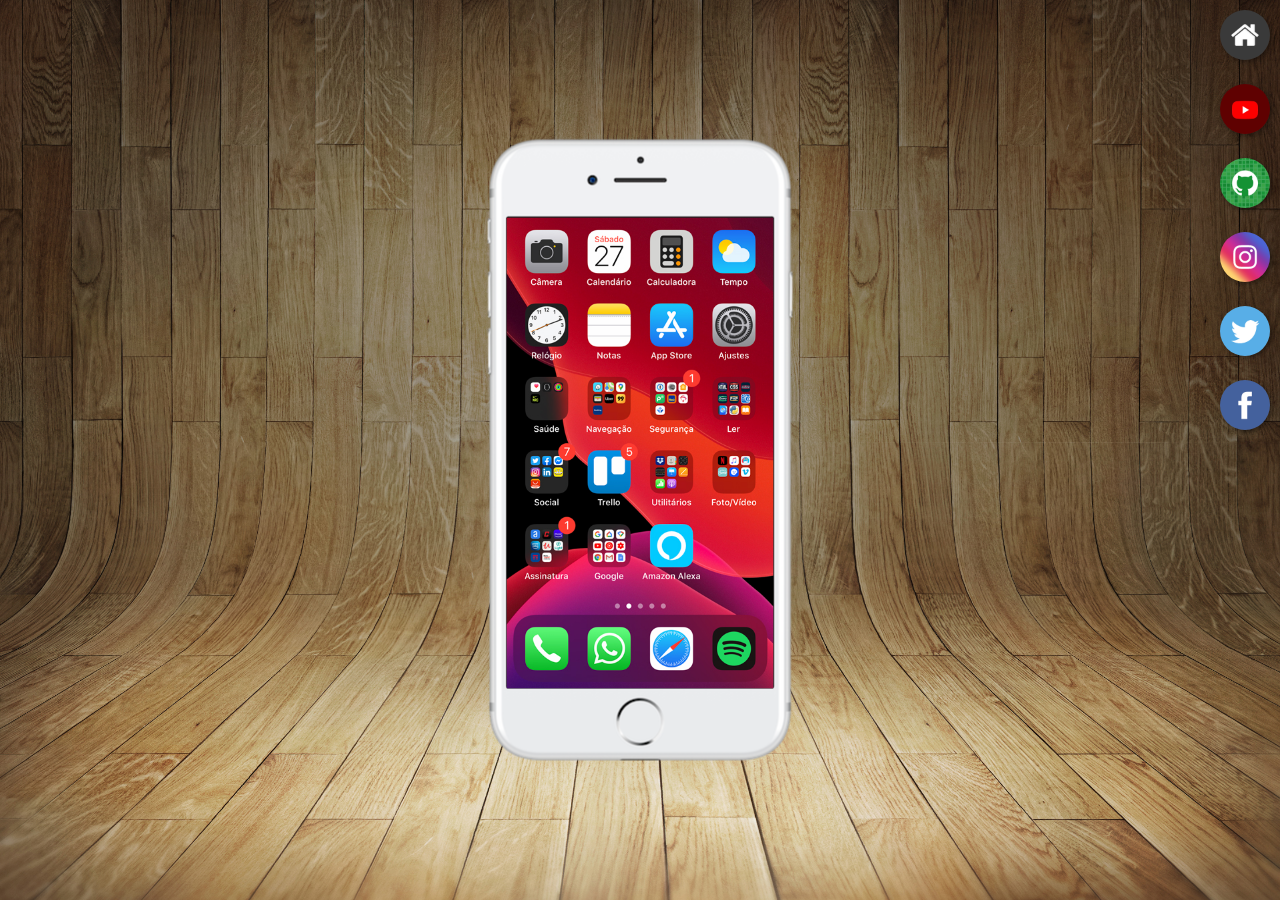
<file: index.html>
<!DOCTYPE html>
<html lang="pt-br">
<head>
    <meta charset="UTF-8">
    <meta name="viewport" content="width=device-width, initial-scale=1.0">
    <link rel="shortcut icon" href="favicon.ico" type="image/x-icon">
    <link rel="stylesheet" href="estilos/style.css">
    <title>Projeto Redes Sociais</title>
</head>
<body>
    <main>
        <section id="telefone">
            <iframe src="home.html" name="tela" id="tela" frameborder="0">
                Seu navegador não é compatível com isso.
            </iframe>
        </section>
        <section id="redes-sociais">
            <a href="home.html" target="tela"><img src="imagens/logo-home.jpg" alt="Home"></a><br>
            <a href="youtube.html" target="tela"><img src="imagens/logo-youtube.jpg" alt="YouTube"></a><br>
            <a href="gitbhub.html" target="tela"><img src="imagens/logo-github.jpg" alt="GitHub"></a><br>
            <a href="instagram.html" target="tela"><img src="imagens/logo-instagram.jpg" alt="Instagram"></a><br>
            <a href="twitter.html" target="tela"><img src="imagens/logo-twitter.jpg" alt="Twitter"></a><br>
            <a href="facebook.html" target="tela"><img src="imagens/logo-facebook.jpg" alt="Facebook"></a><br>
        </section>
    </main>
</body>
</html>
</file>
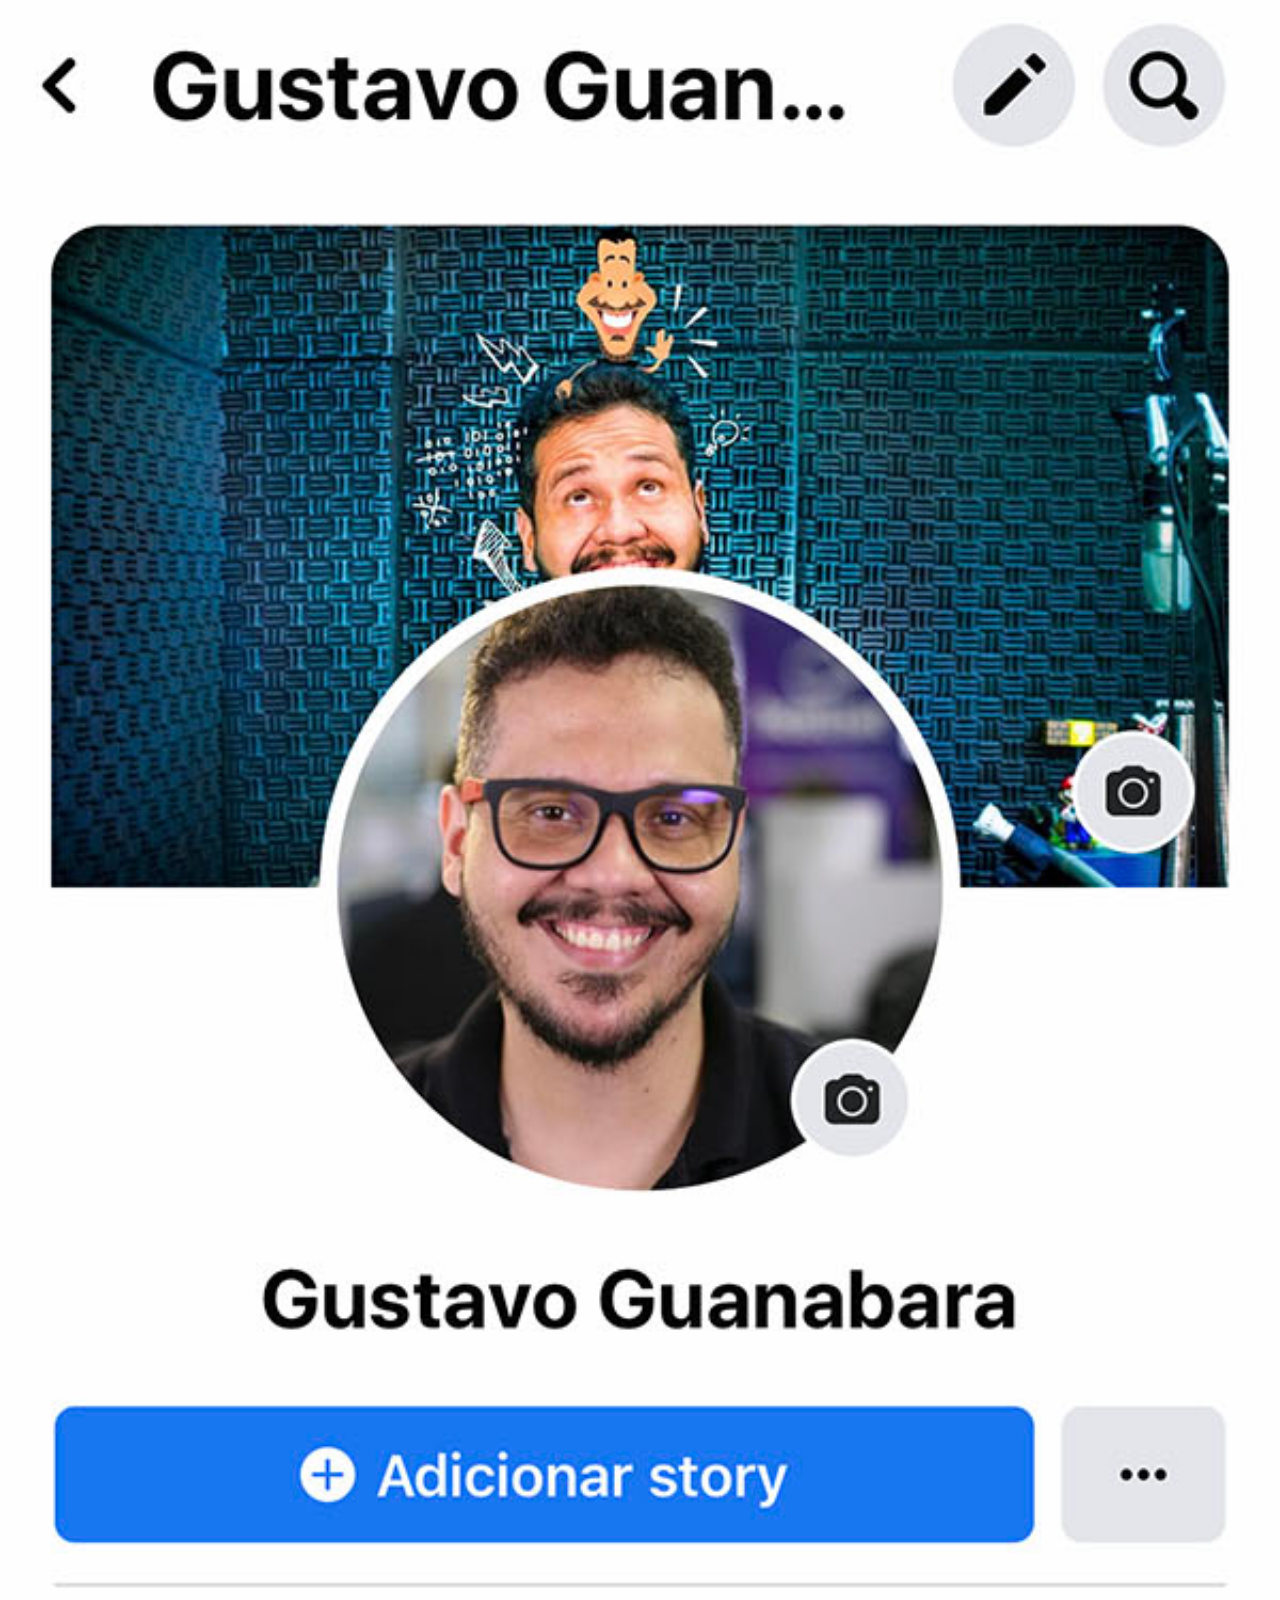
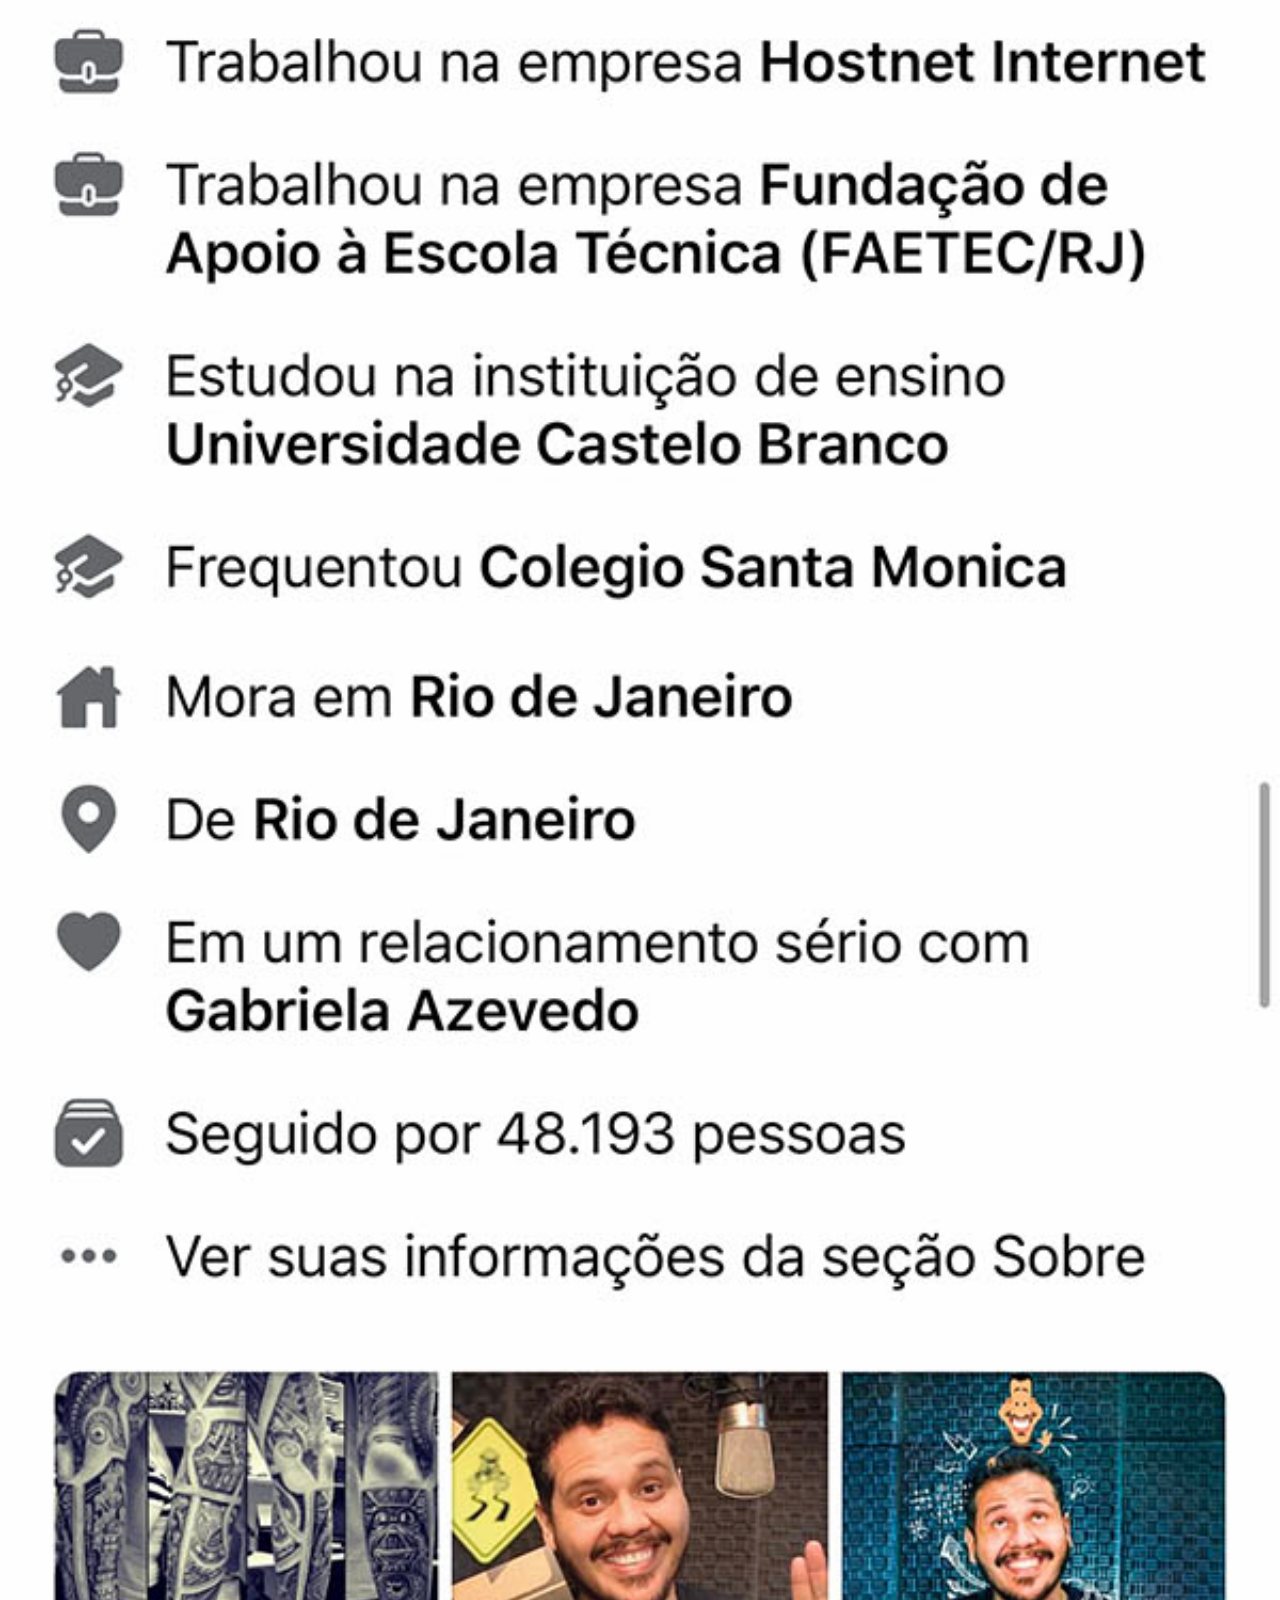
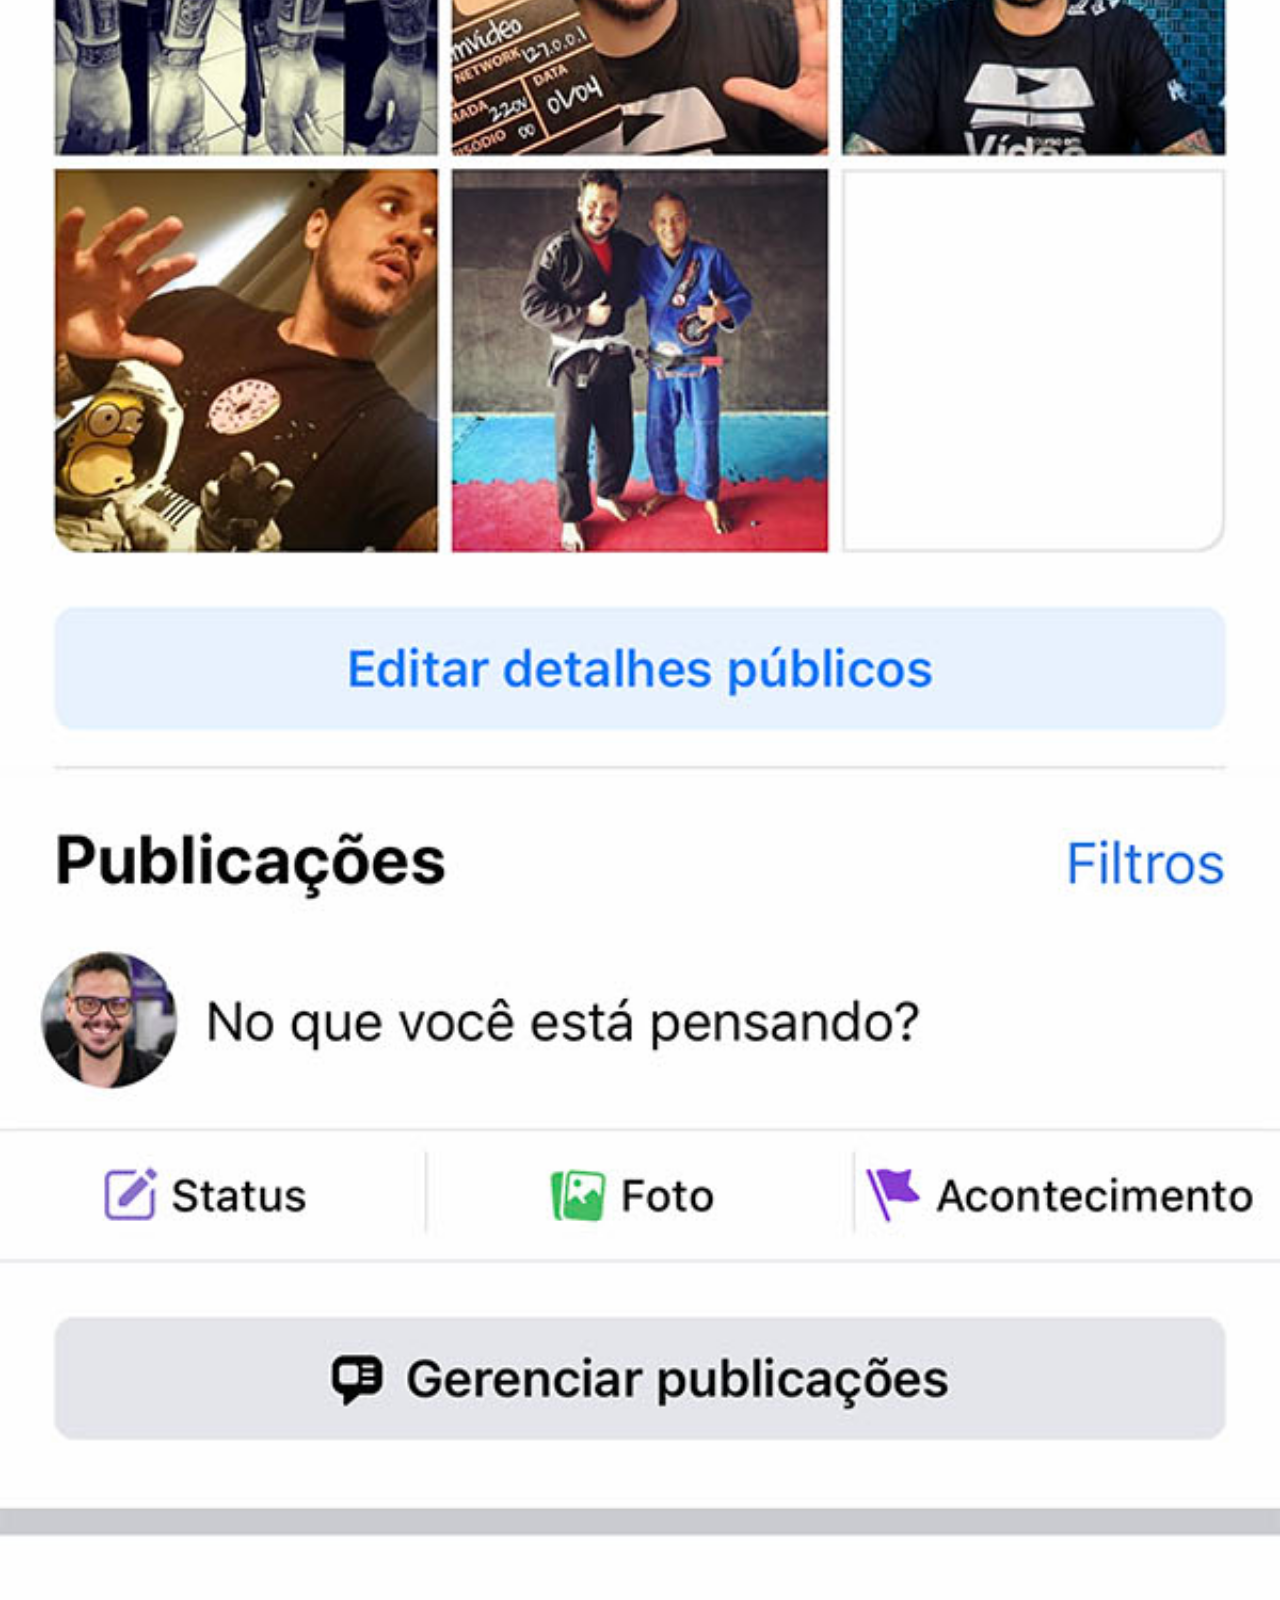
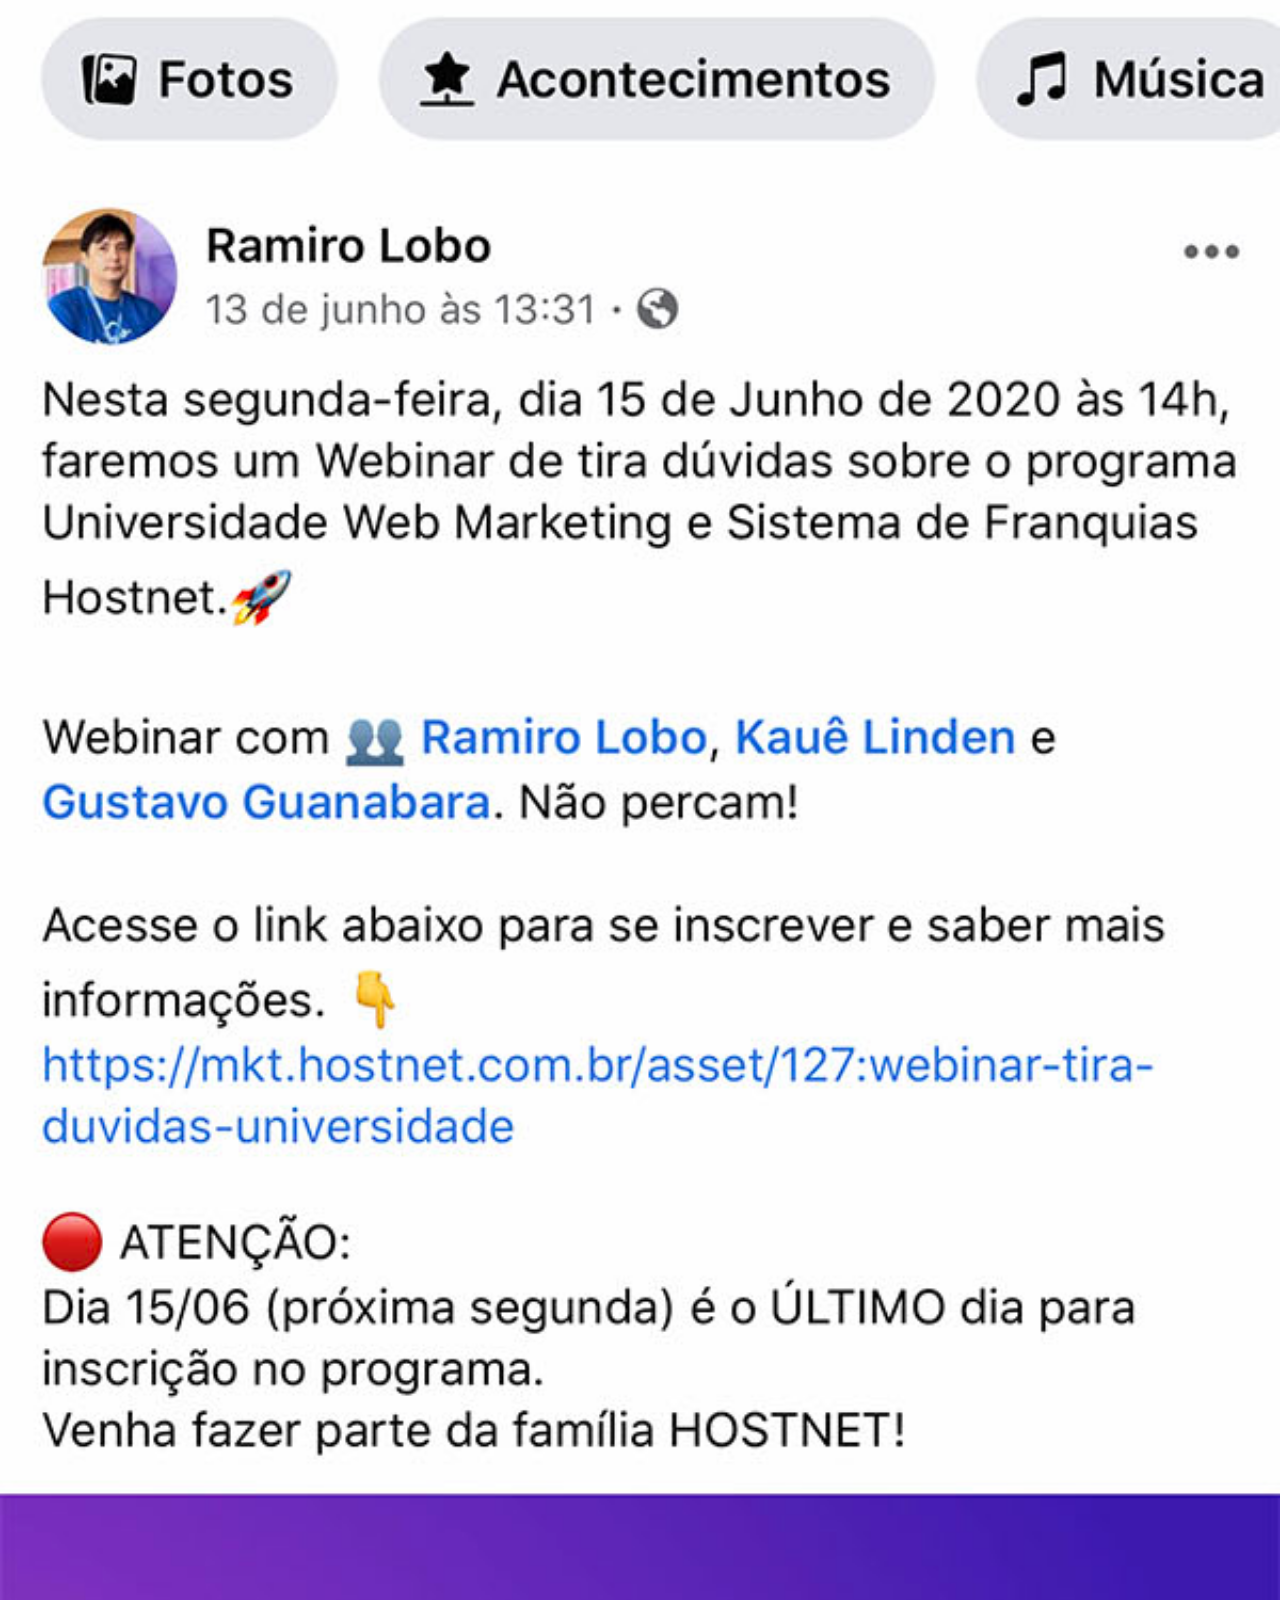
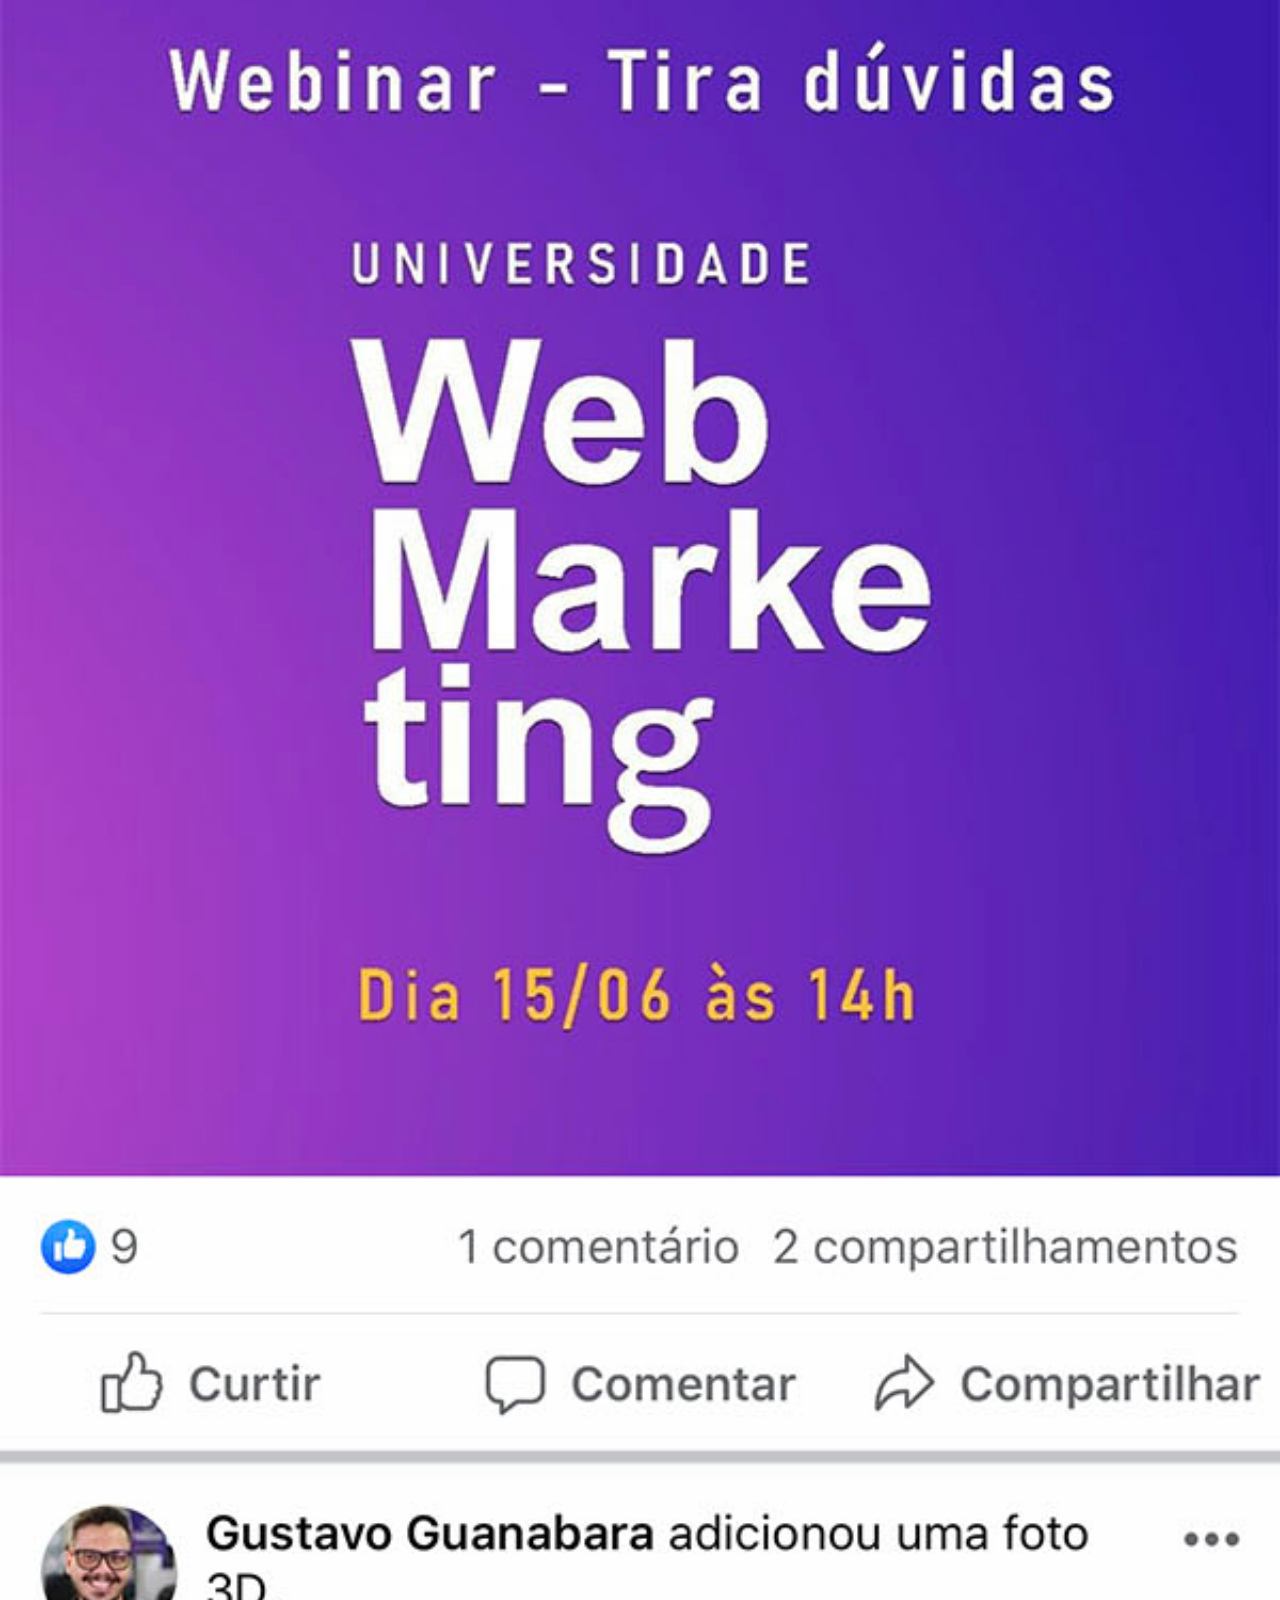
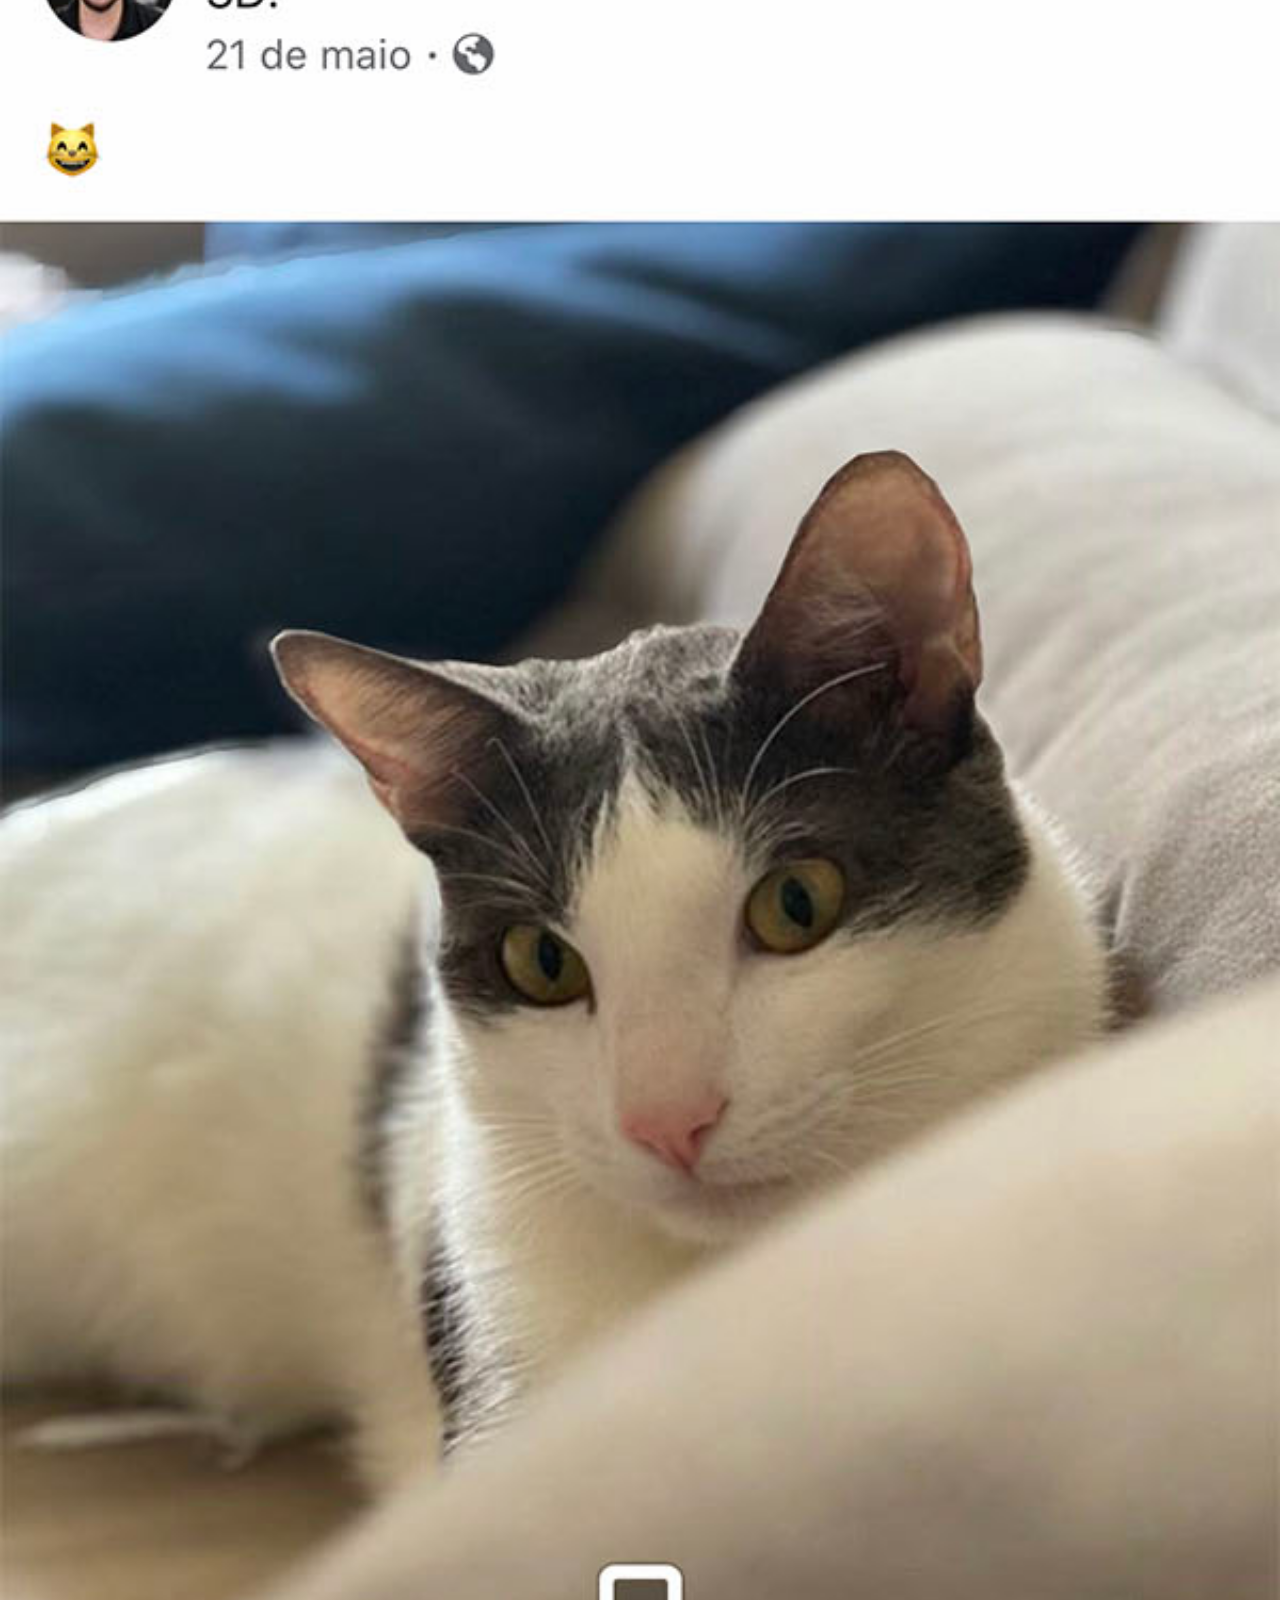
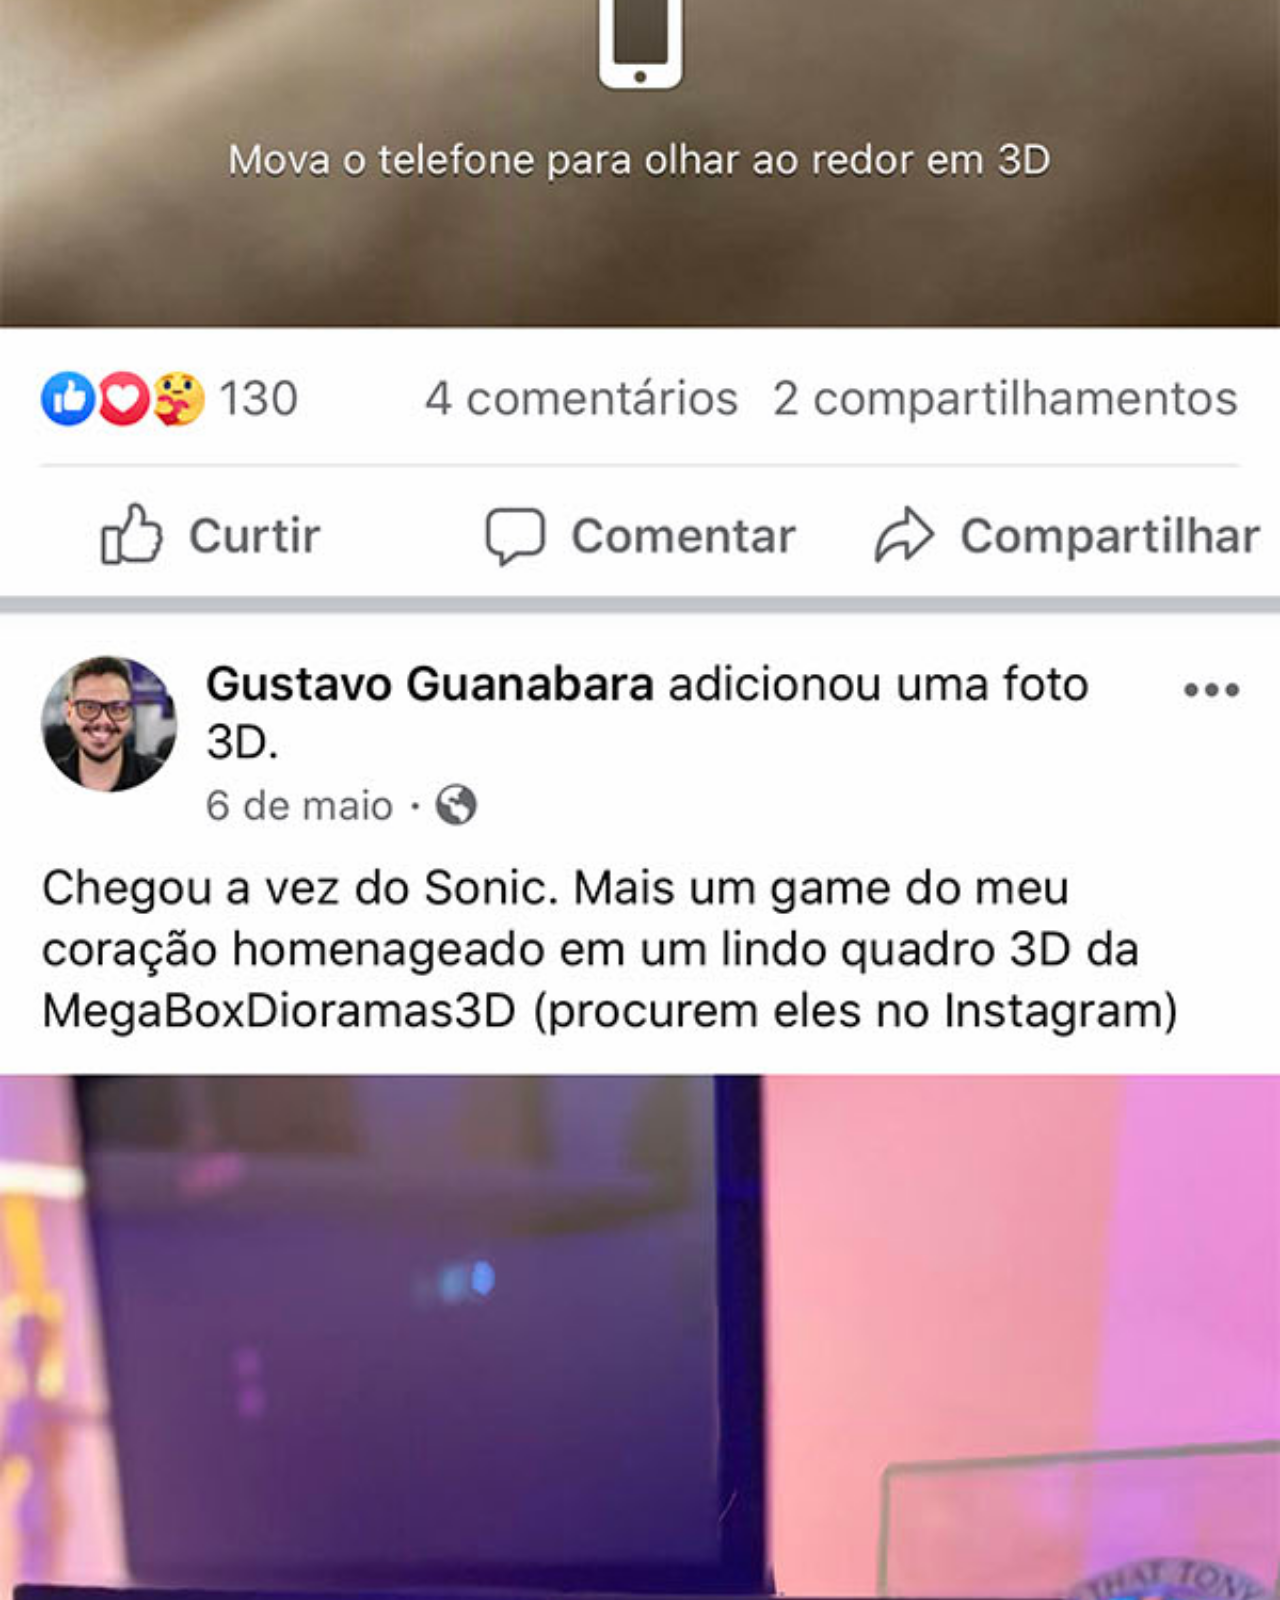
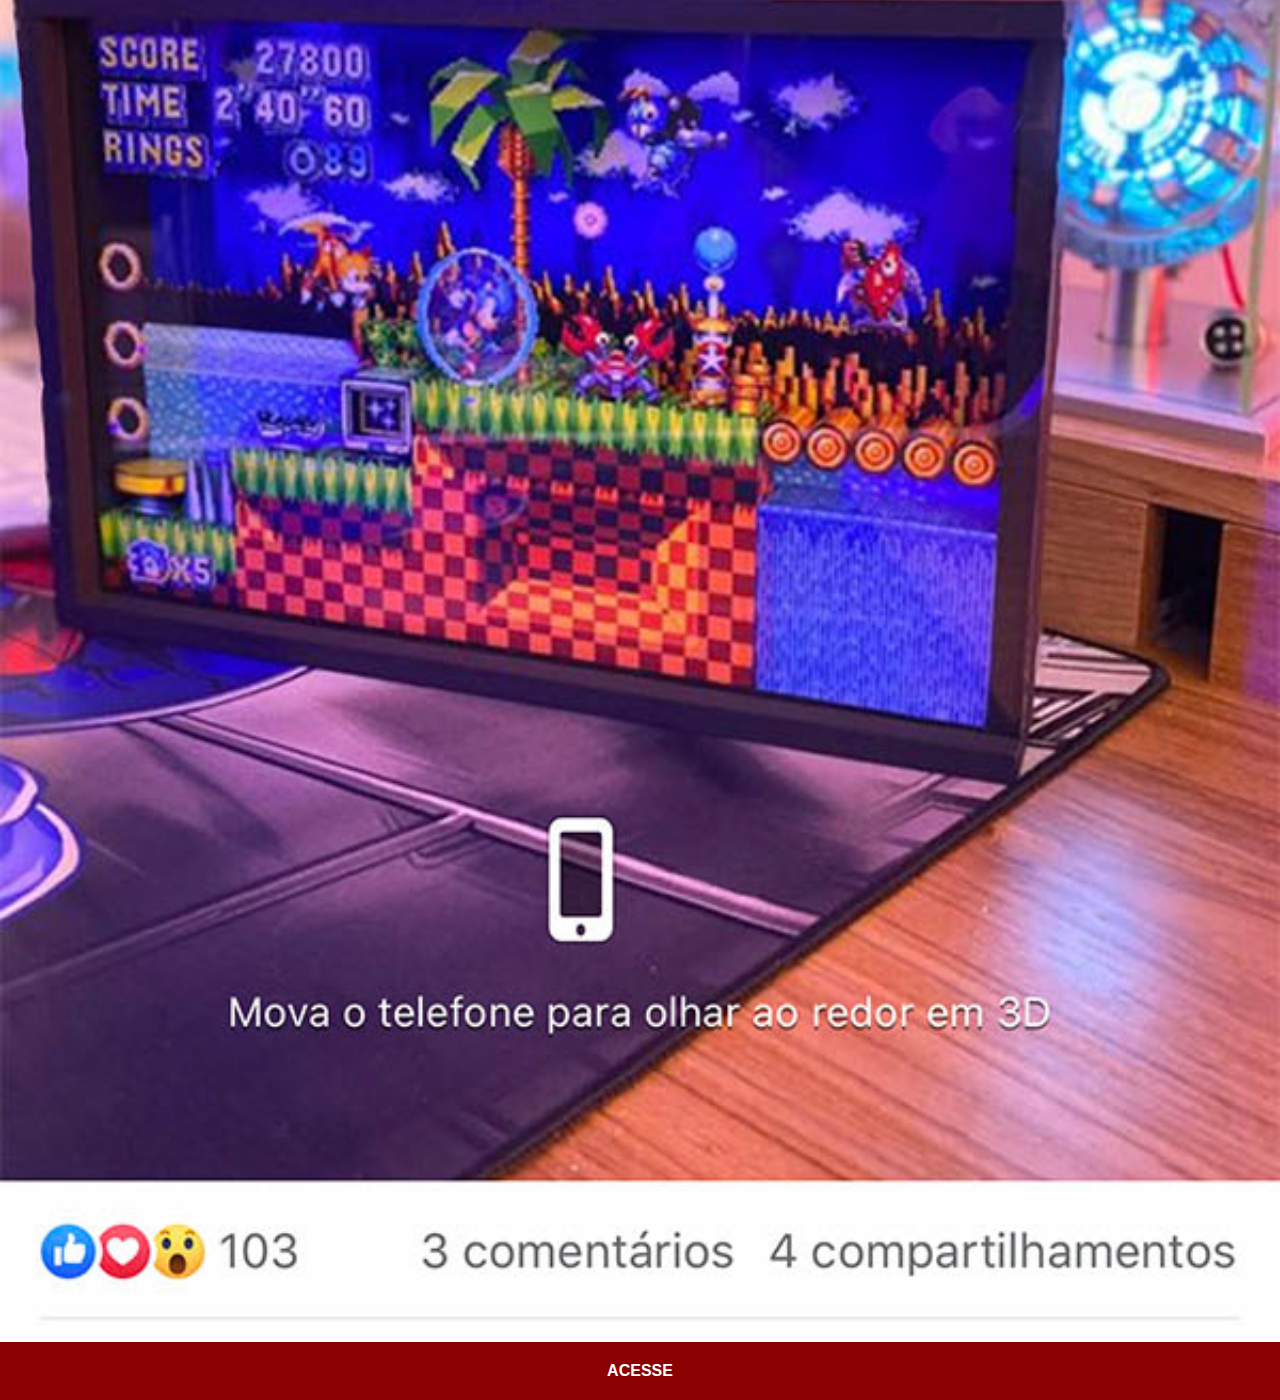
<file: facebook.html>
<!DOCTYPE html>
<html lang="pt-br">
<head>
    <meta charset="UTF-8">
    <meta name="viewport" content="width=device-width, initial-scale=1.0">
    <title>Facebook</title>
    <link rel="stylesheet" href="estilos/social.css">
</head>
<body>
    <img src="imagens/tela-facebook.jpg" alt="Facebook">
    <a href="https://www.facebook.com/gustavoguanabara/" target="_blank">ACESSE</a>
</body>
</html>
</file>
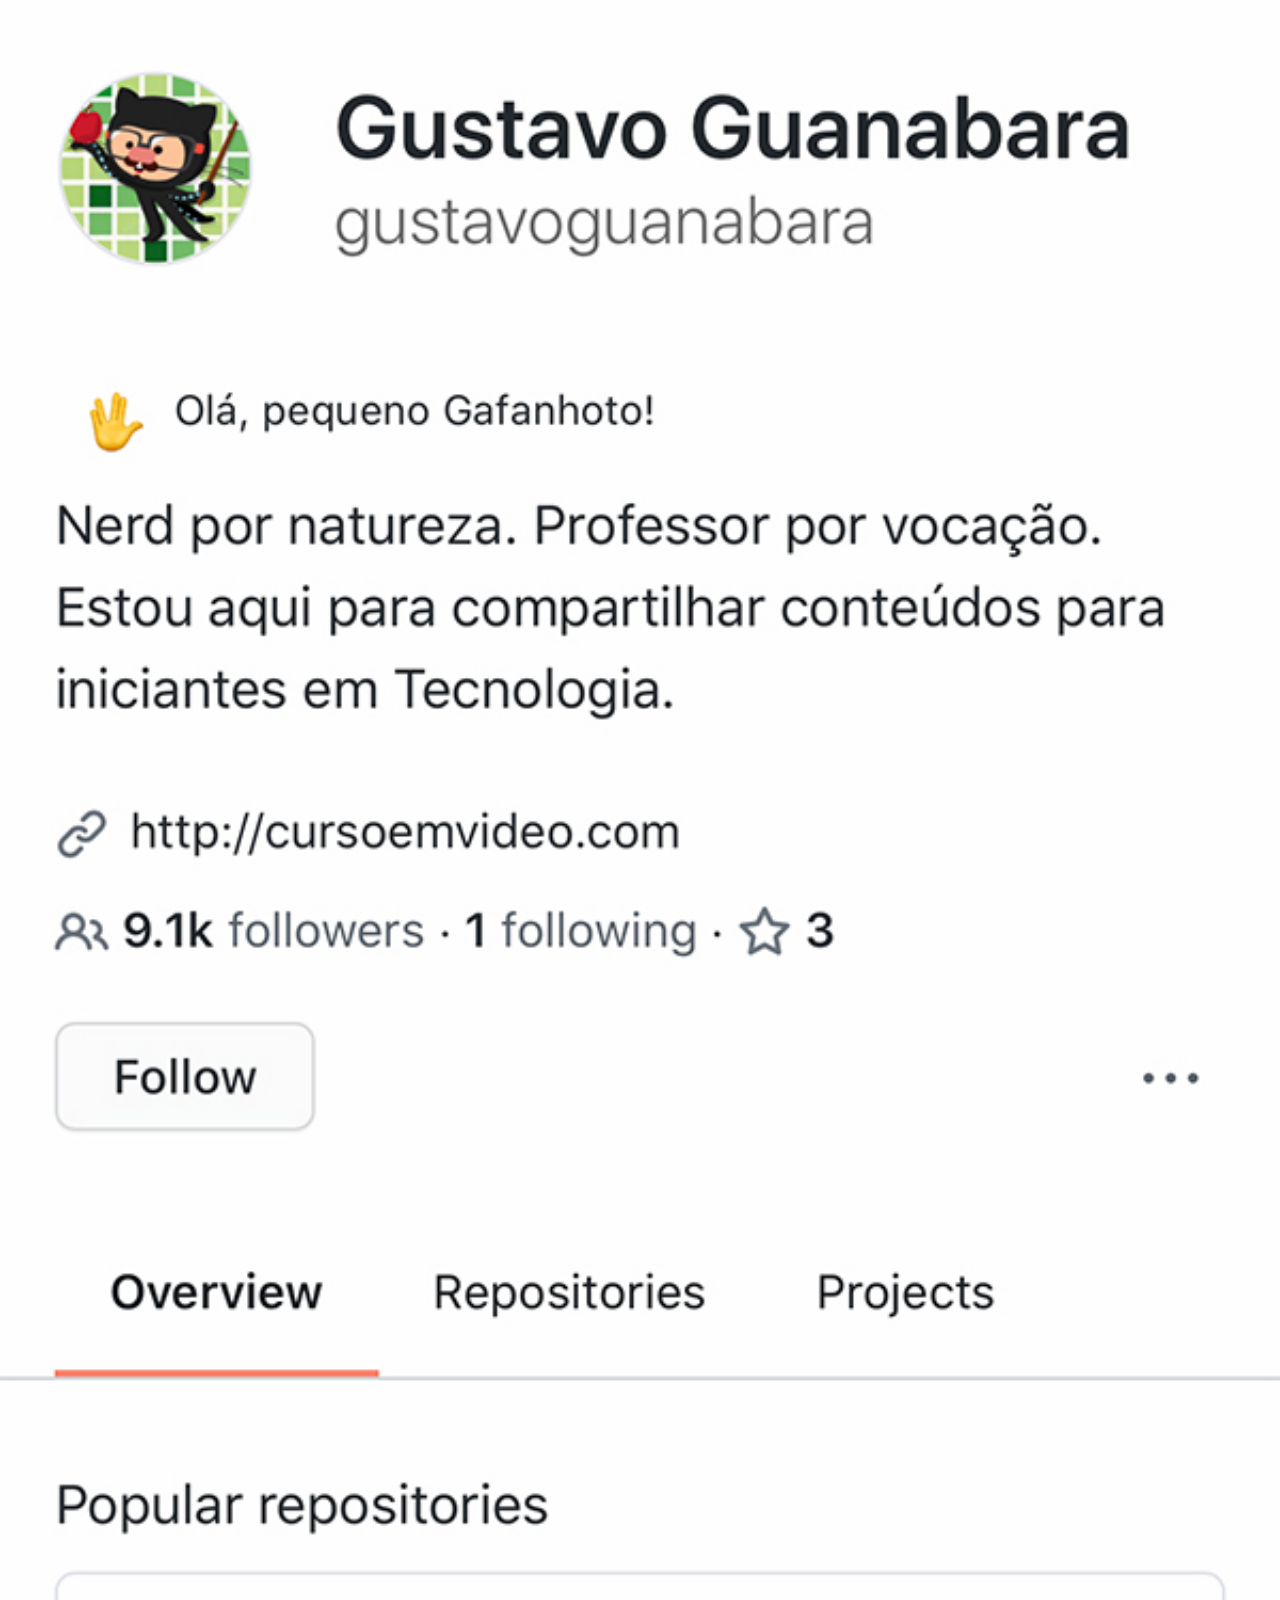
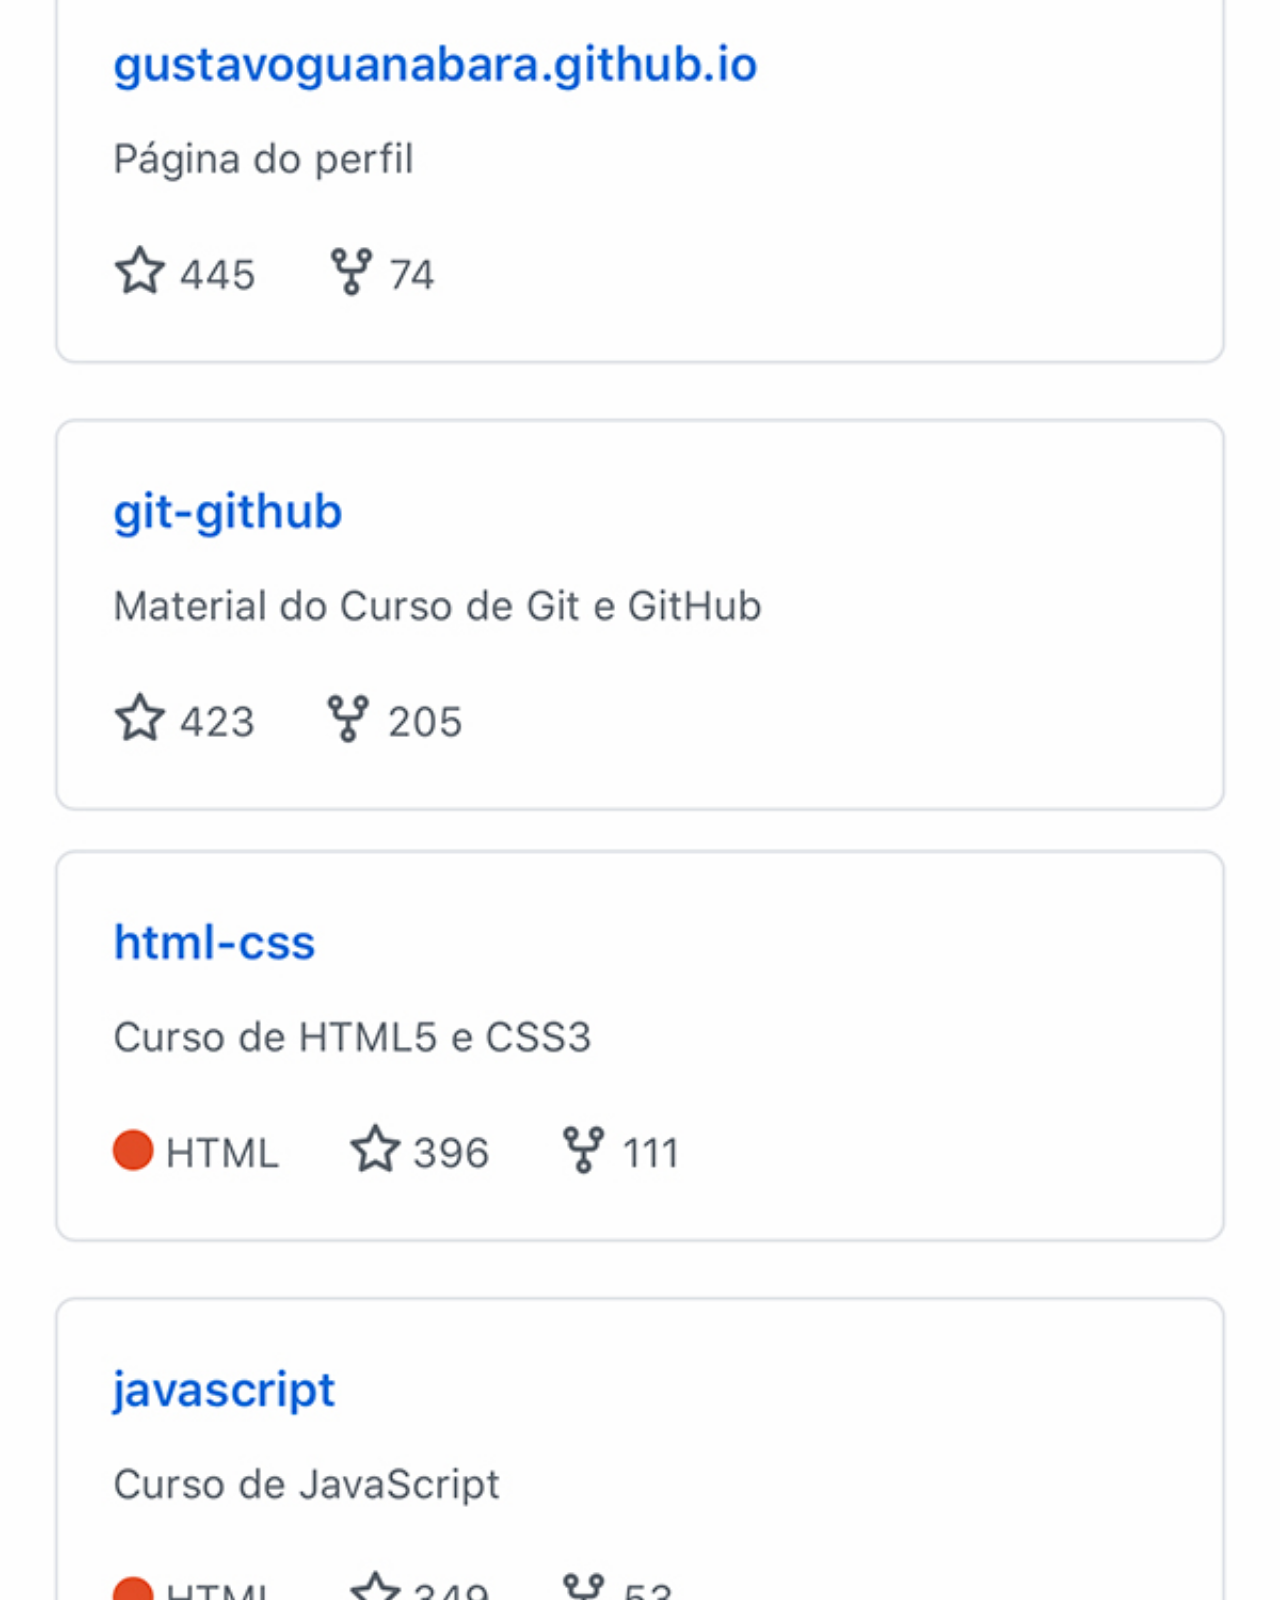
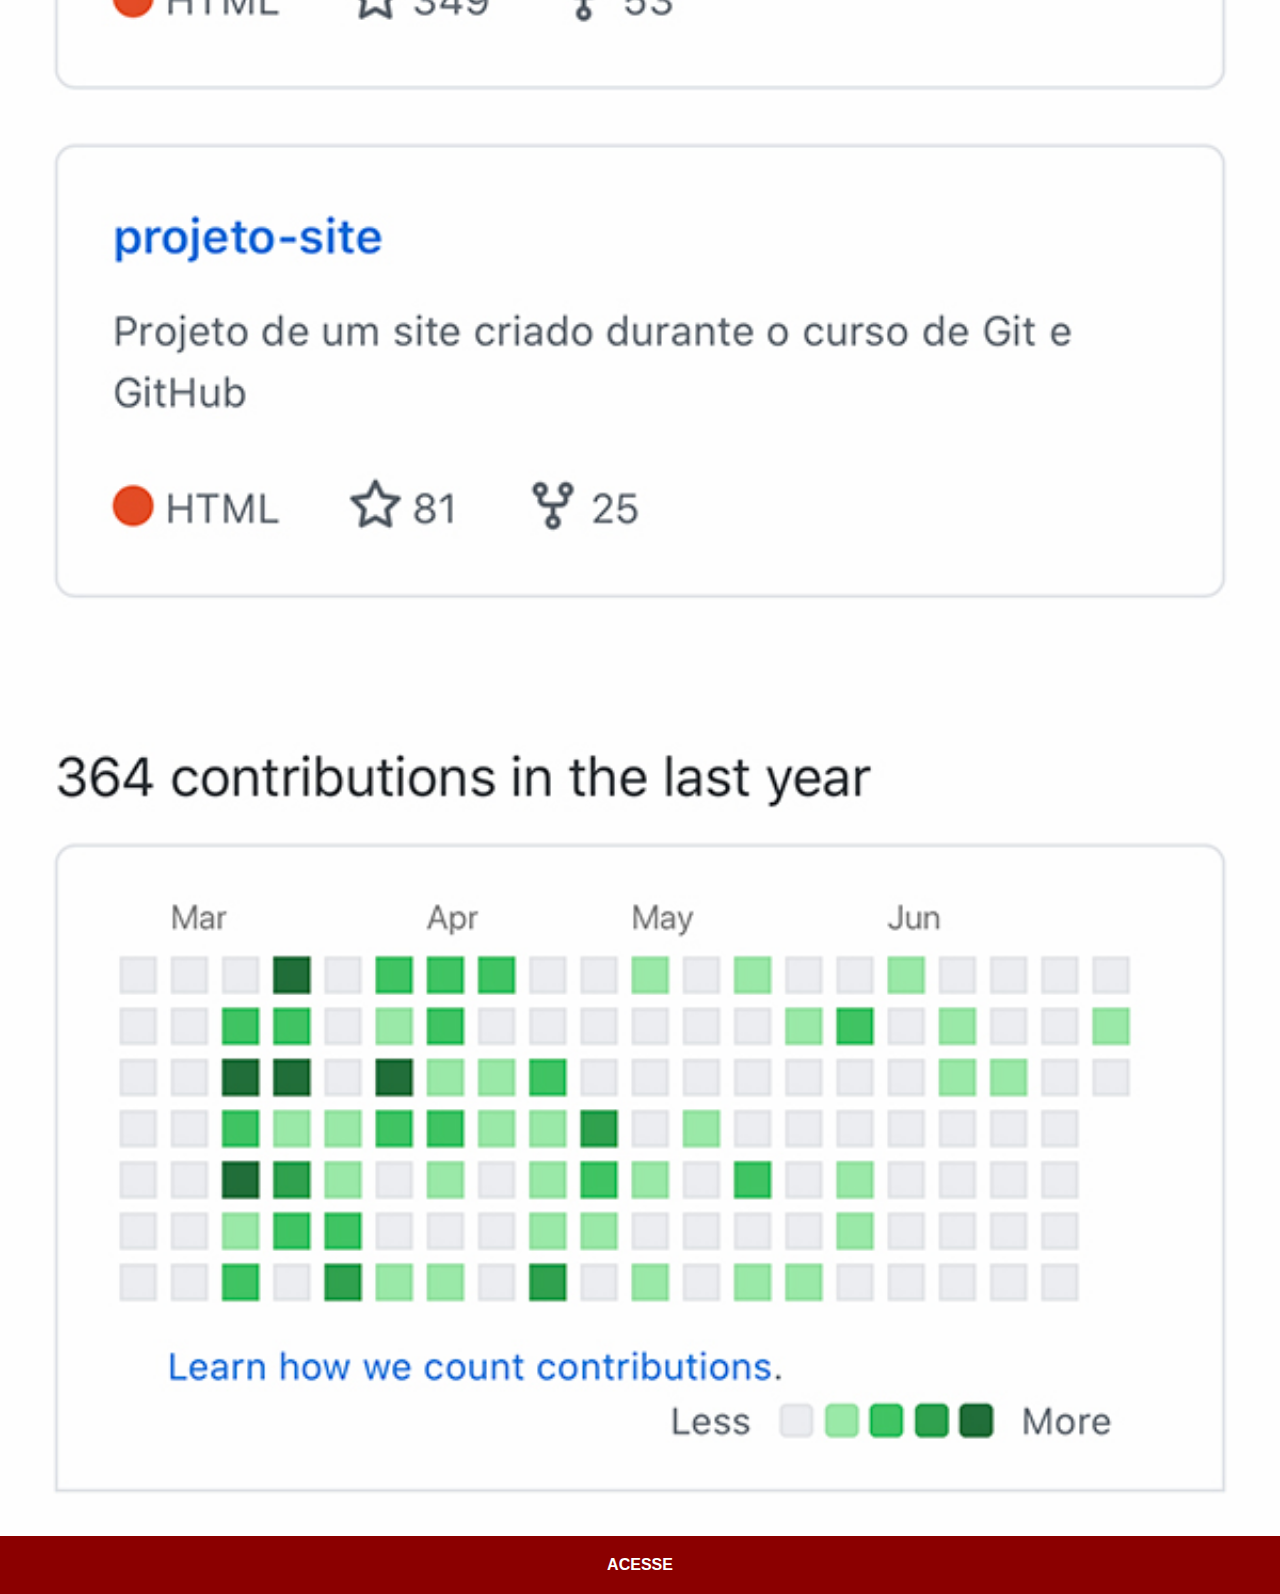
<file: gitbhub.html>
<!DOCTYPE html>
<html lang="pt-bt">
<head>
    <meta charset="UTF-8">
    <meta name="viewport" content="width=device-width, initial-scale=1.0">
    <title>GitHub</title>
    <link rel="stylesheet" href="estilos/social.css">
</head>
<body>
    <img src="imagens/tela-github.jpg" alt="GitHub">
    <a href="https://github.com/gustavoguanabara/" target="_blank">ACESSE</a>
</body>
</html>
</file>
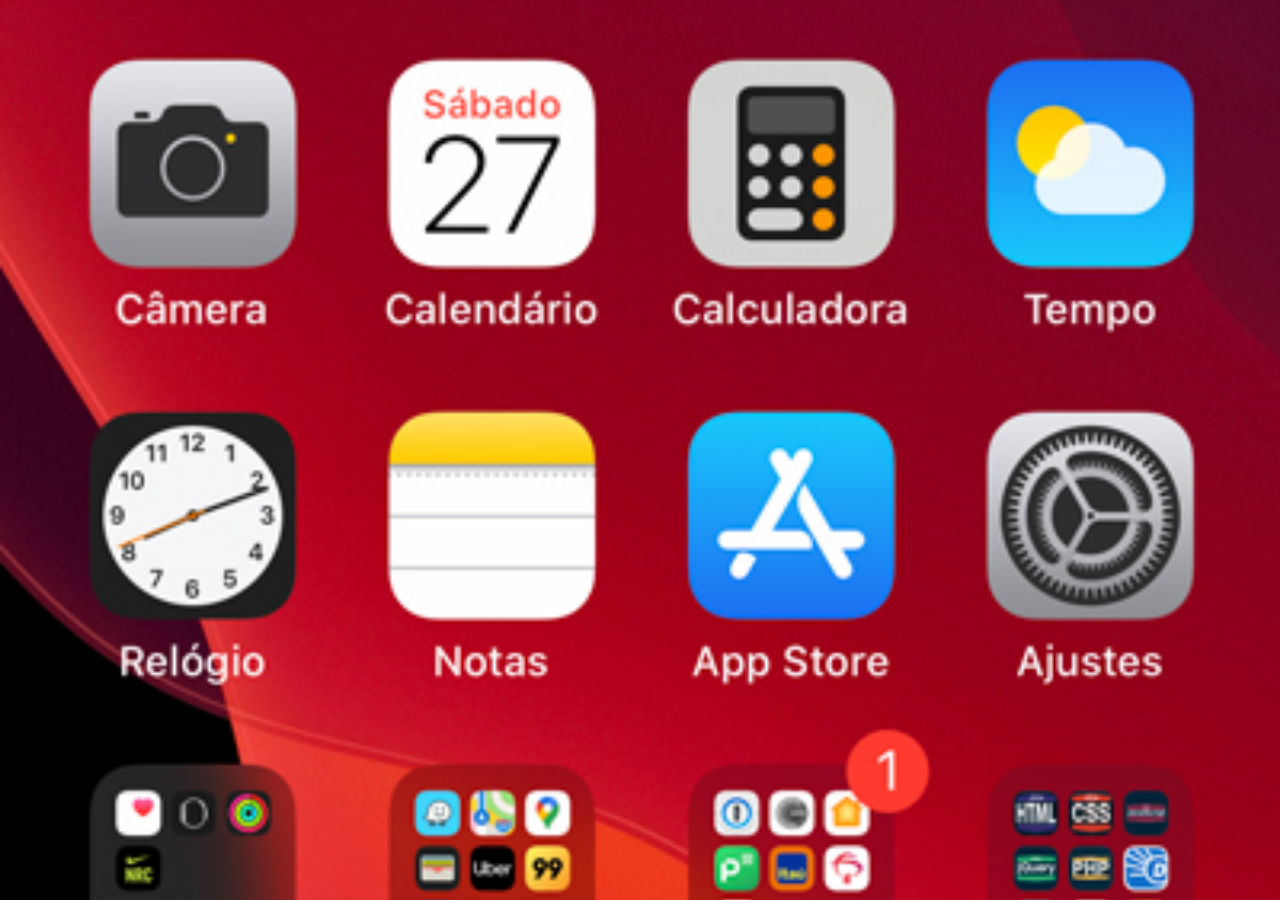
<file: home.html>
<!DOCTYPE html>
<html lang="pt-br">
<head>
    <meta charset="UTF-8">
    <meta name="viewport" content="width=device-width, initial-scale=1.0">
    <title>Home</title>
</head>
<style>
    * {
        margin: 0px;
        padding: 0px;
    }

    body {
        width: 100vw;
        height: 100vh;
        background: black url("imagens/tela-home.jpg") no-repeat top center;
        background-size: cover;
    }
</style>
<body>
    
</body>
</html>
</file>
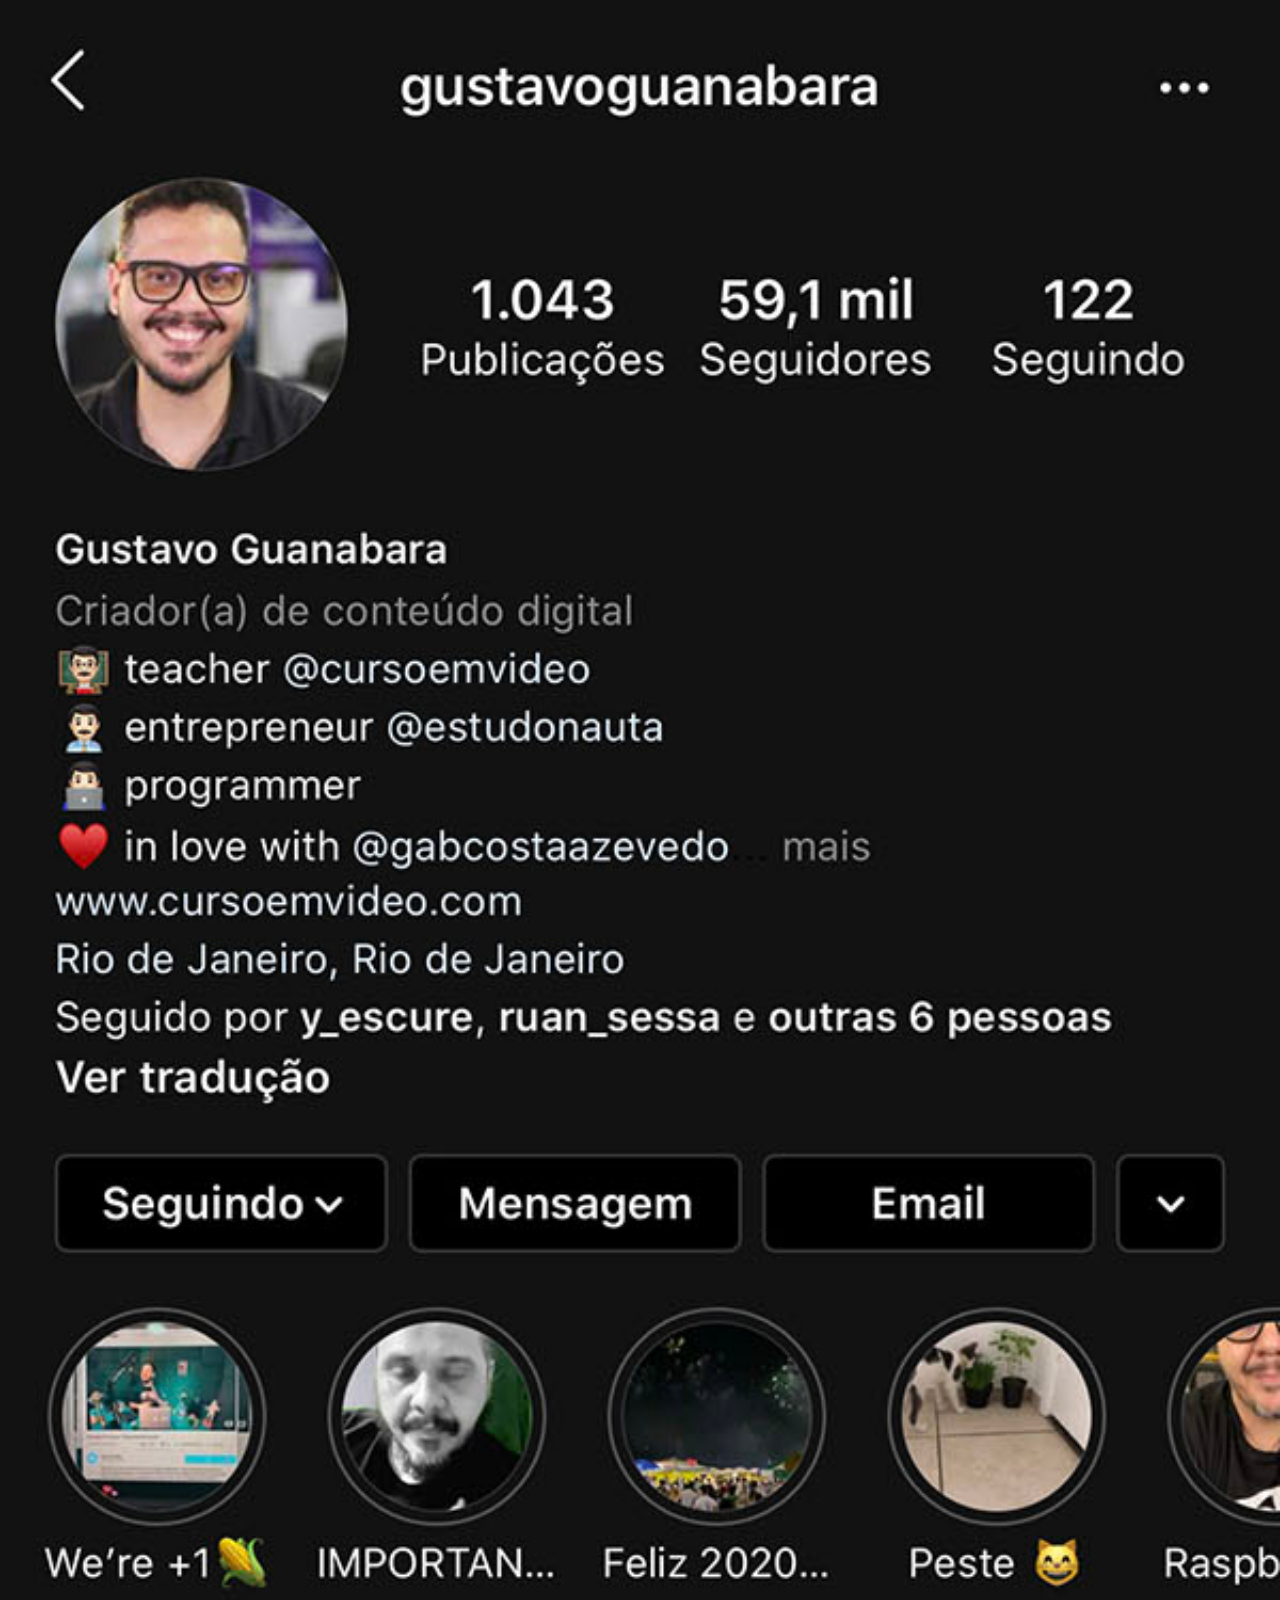
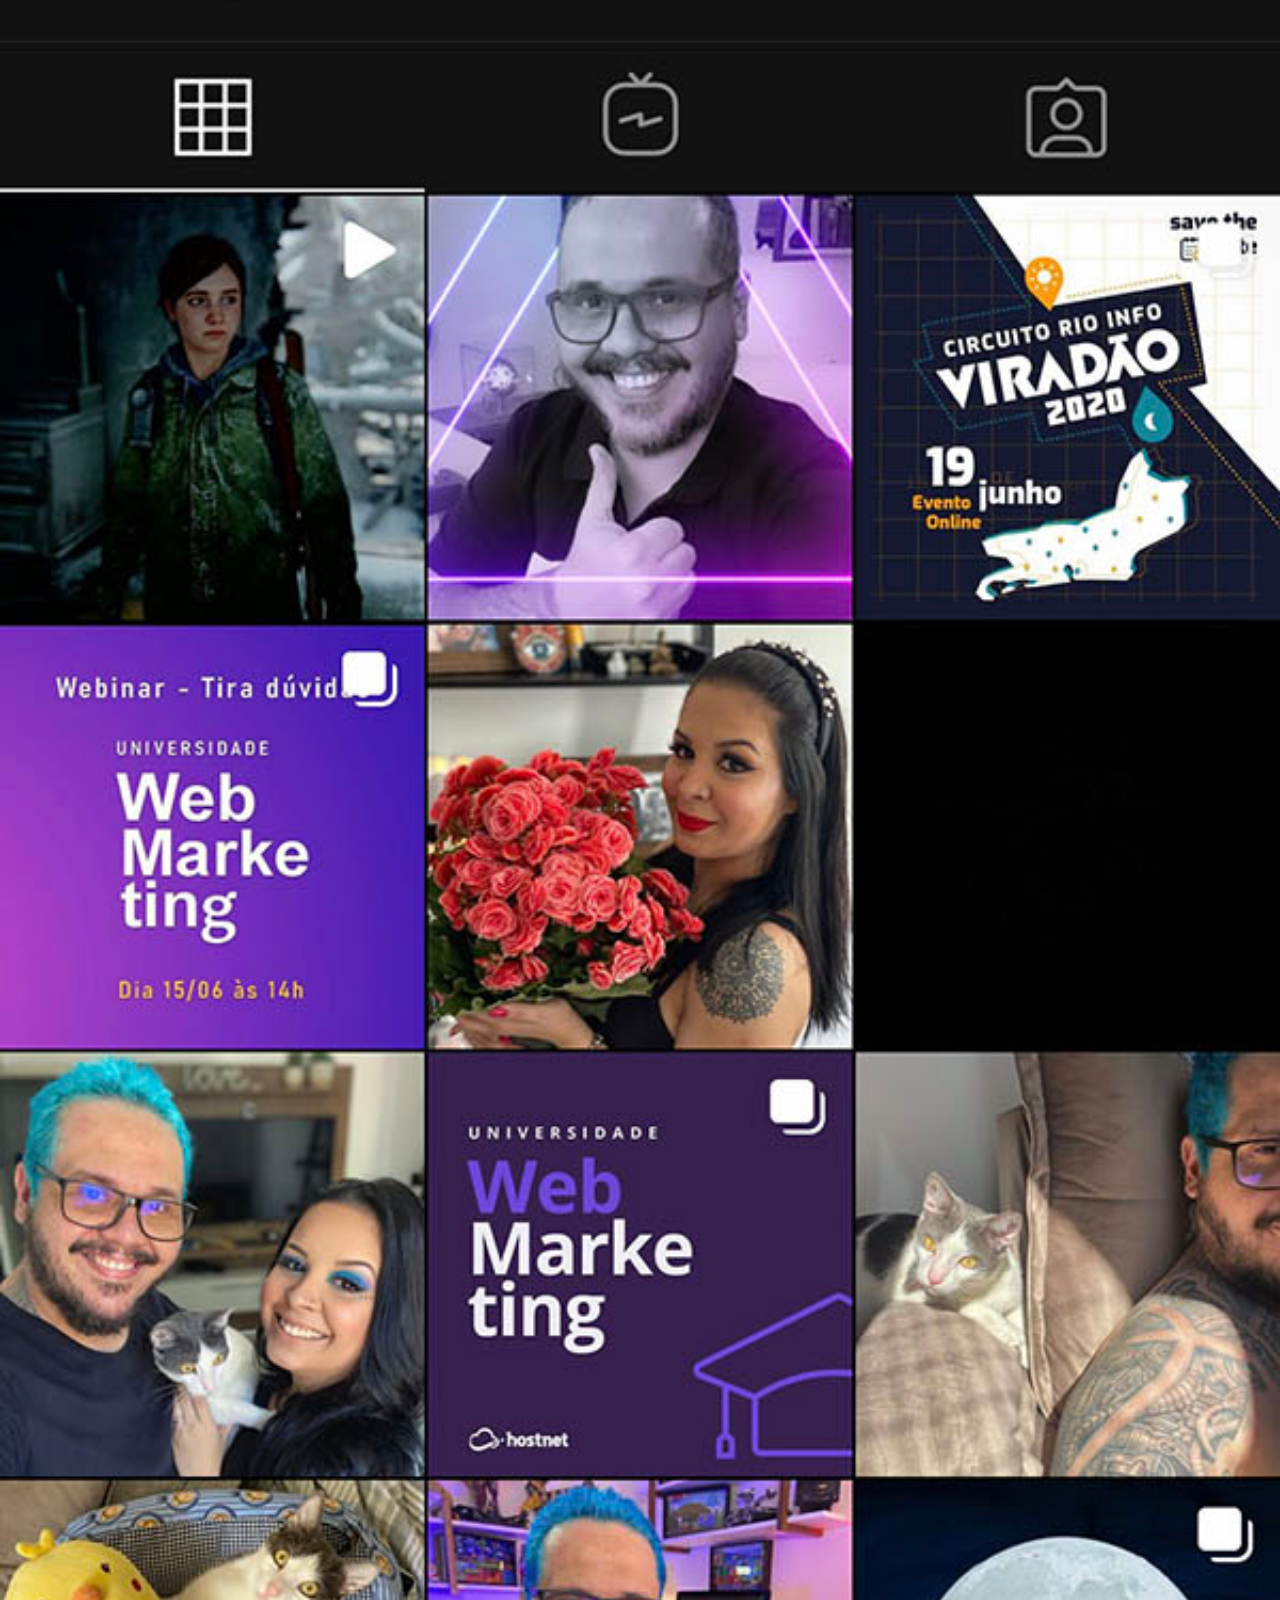
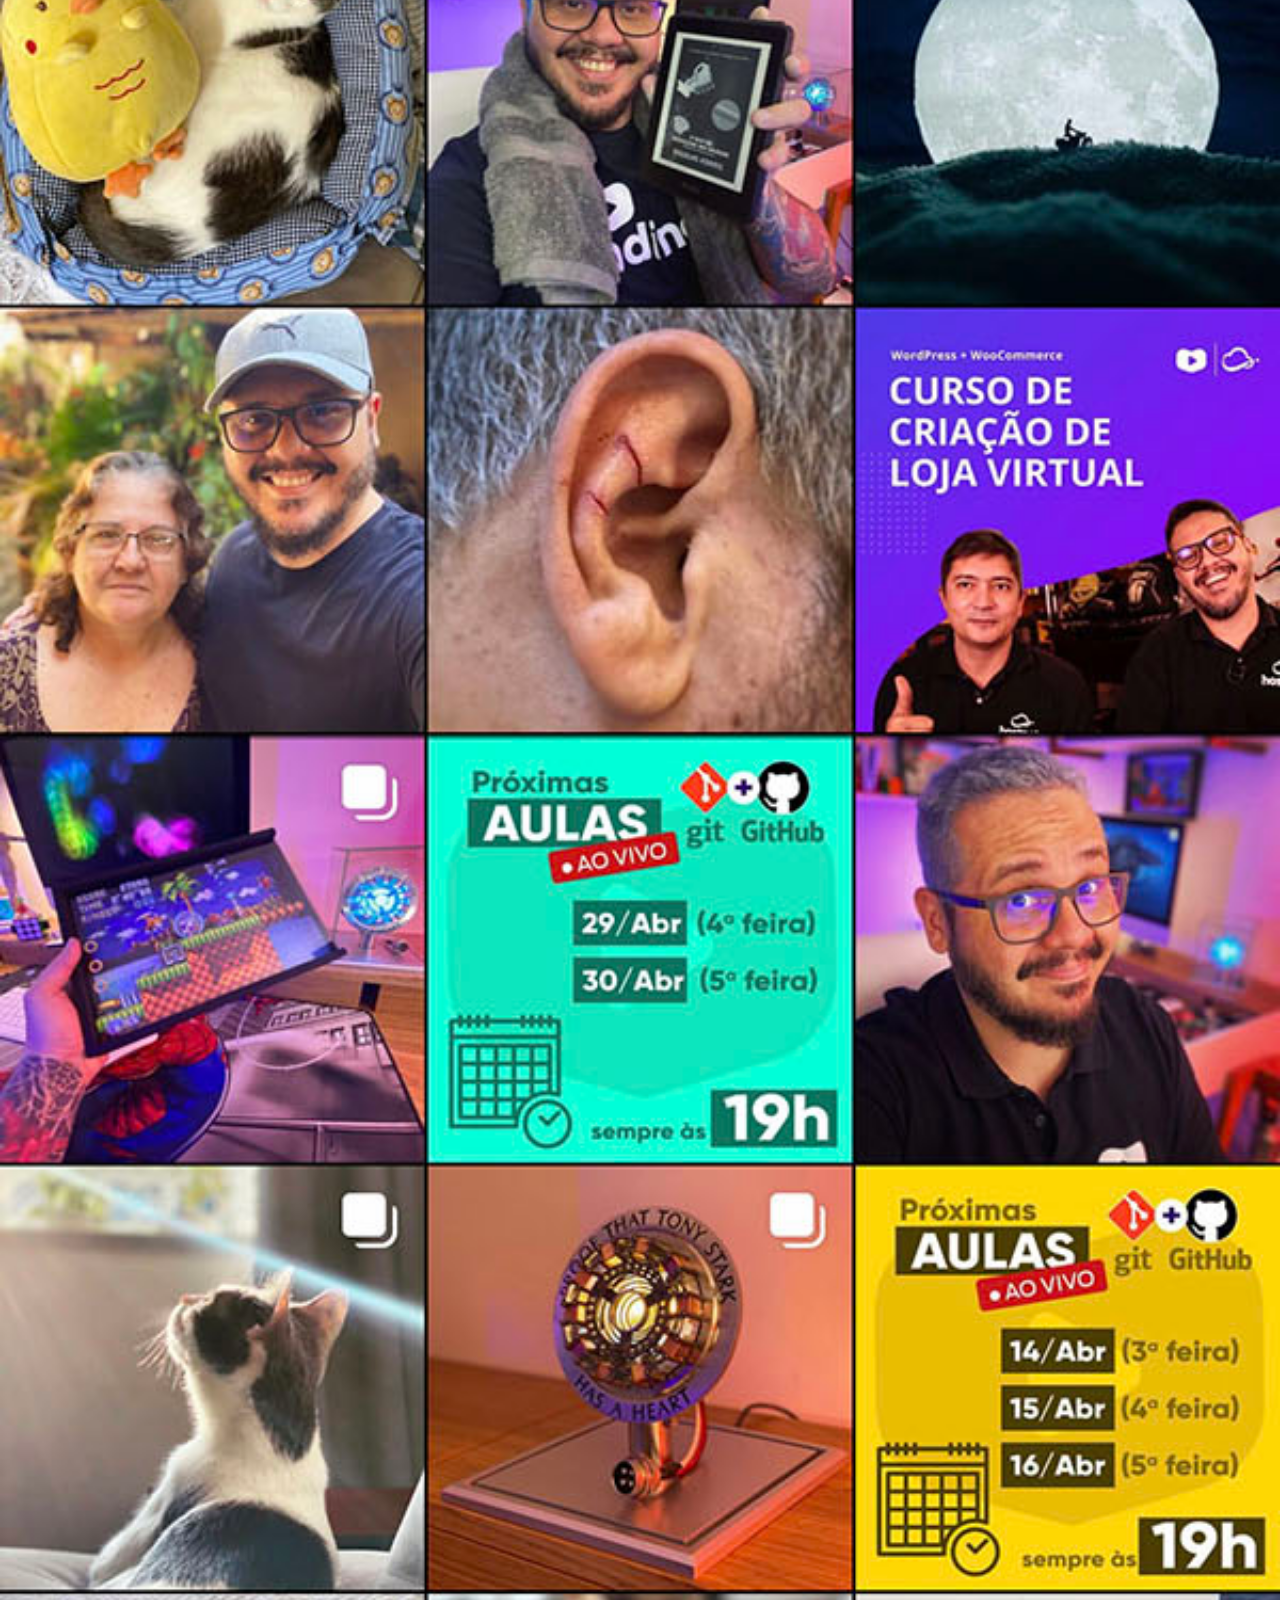
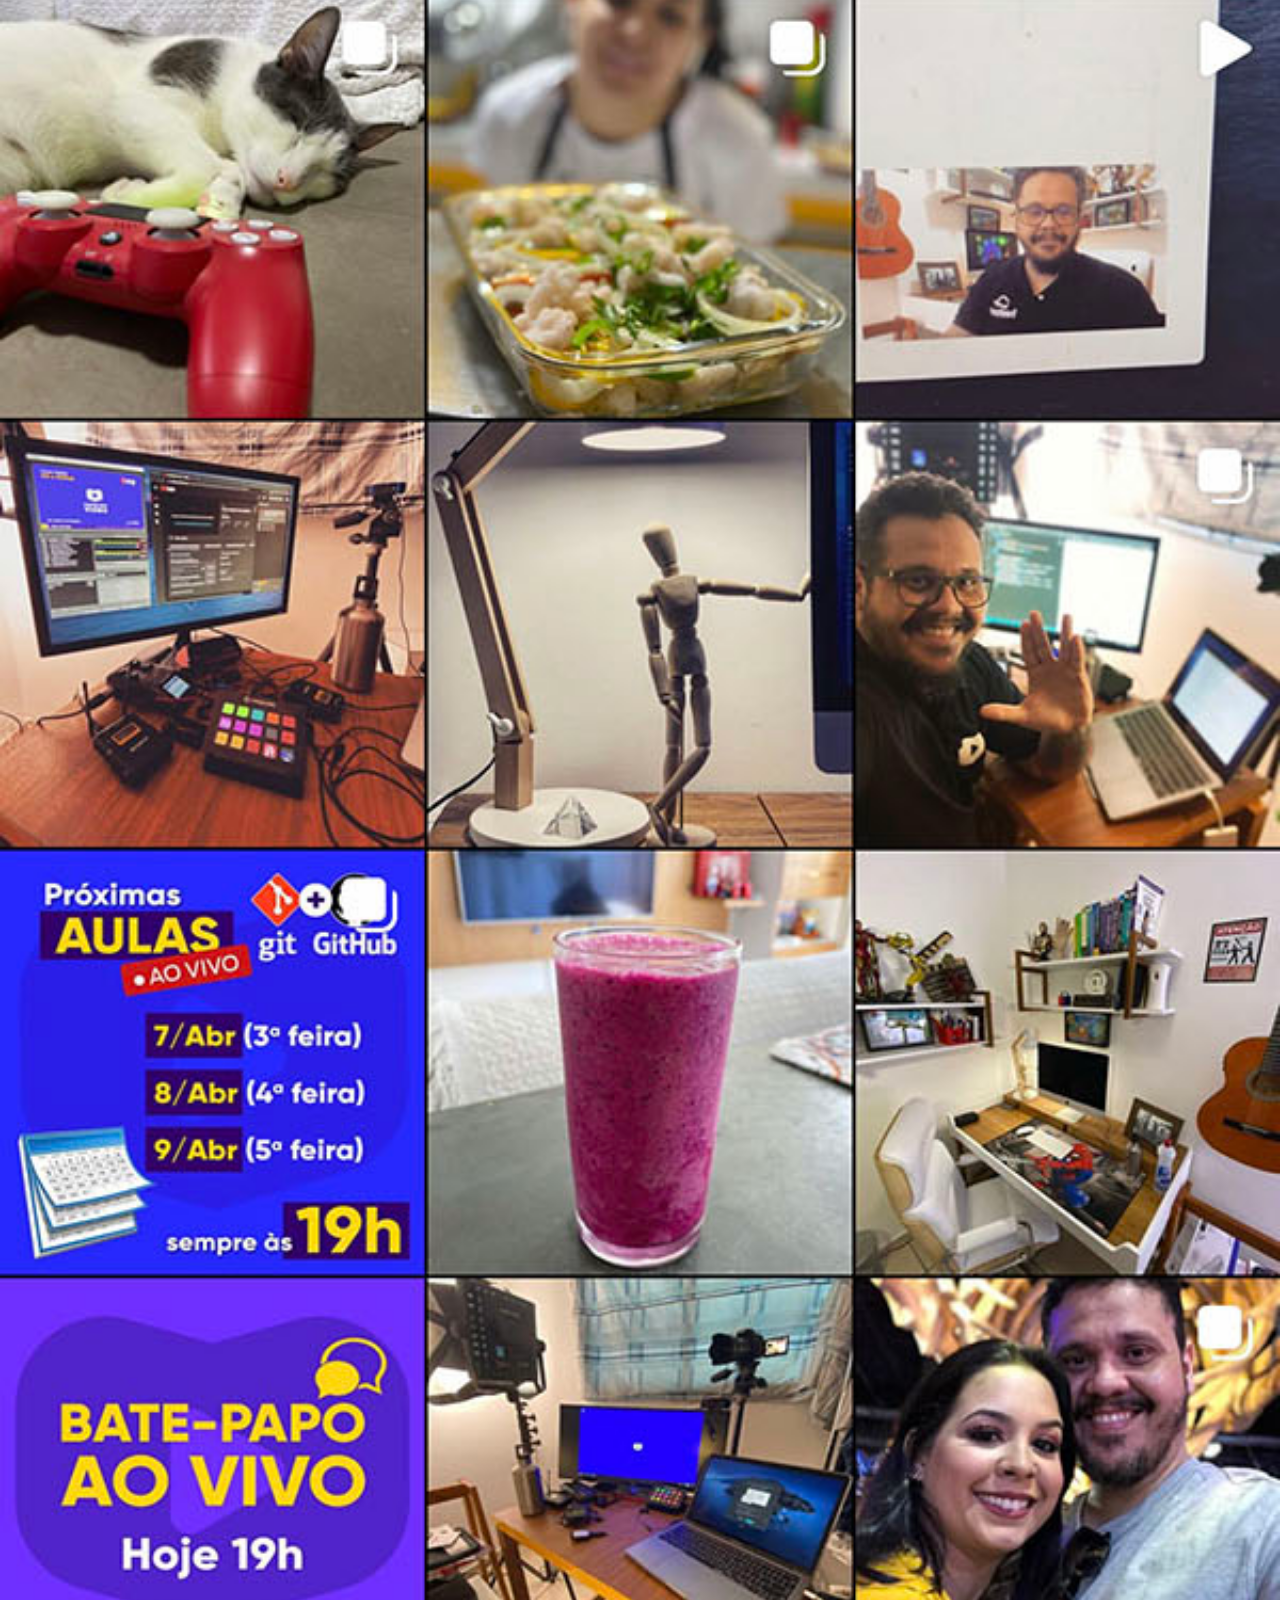
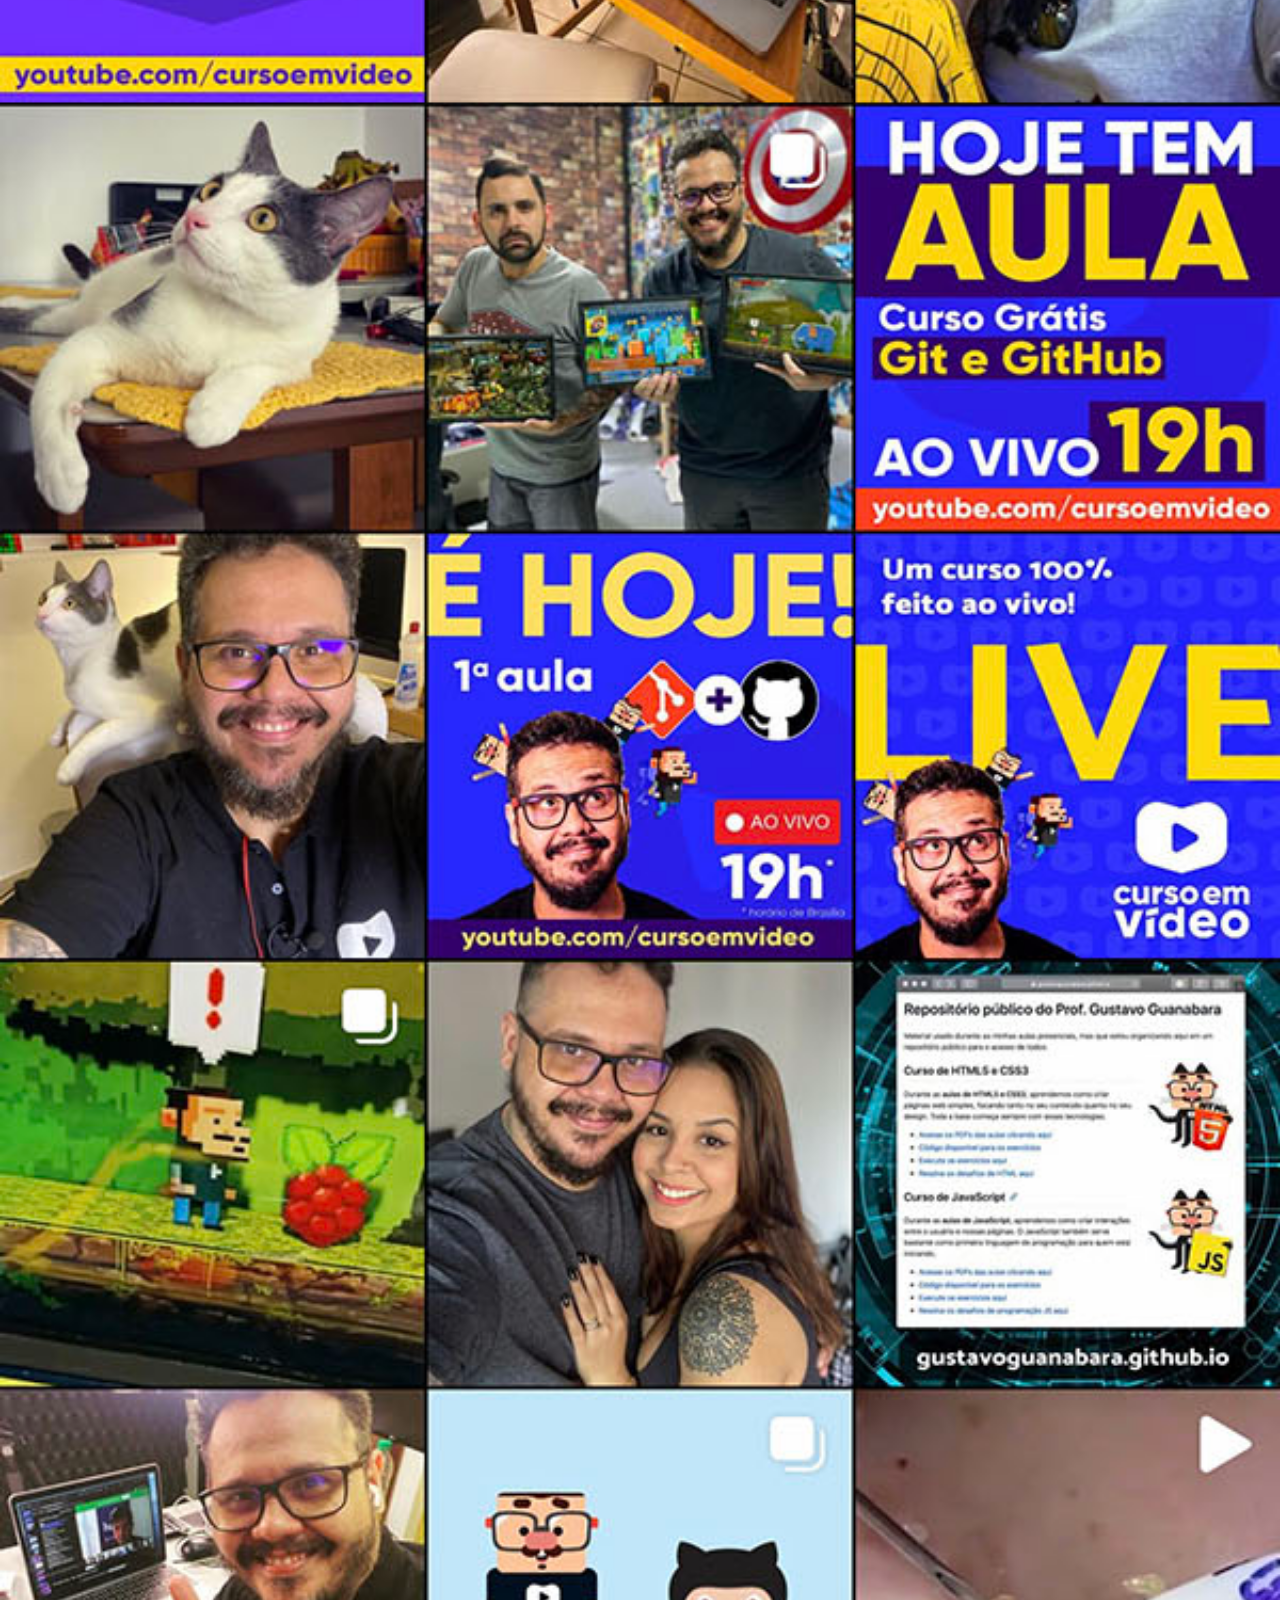
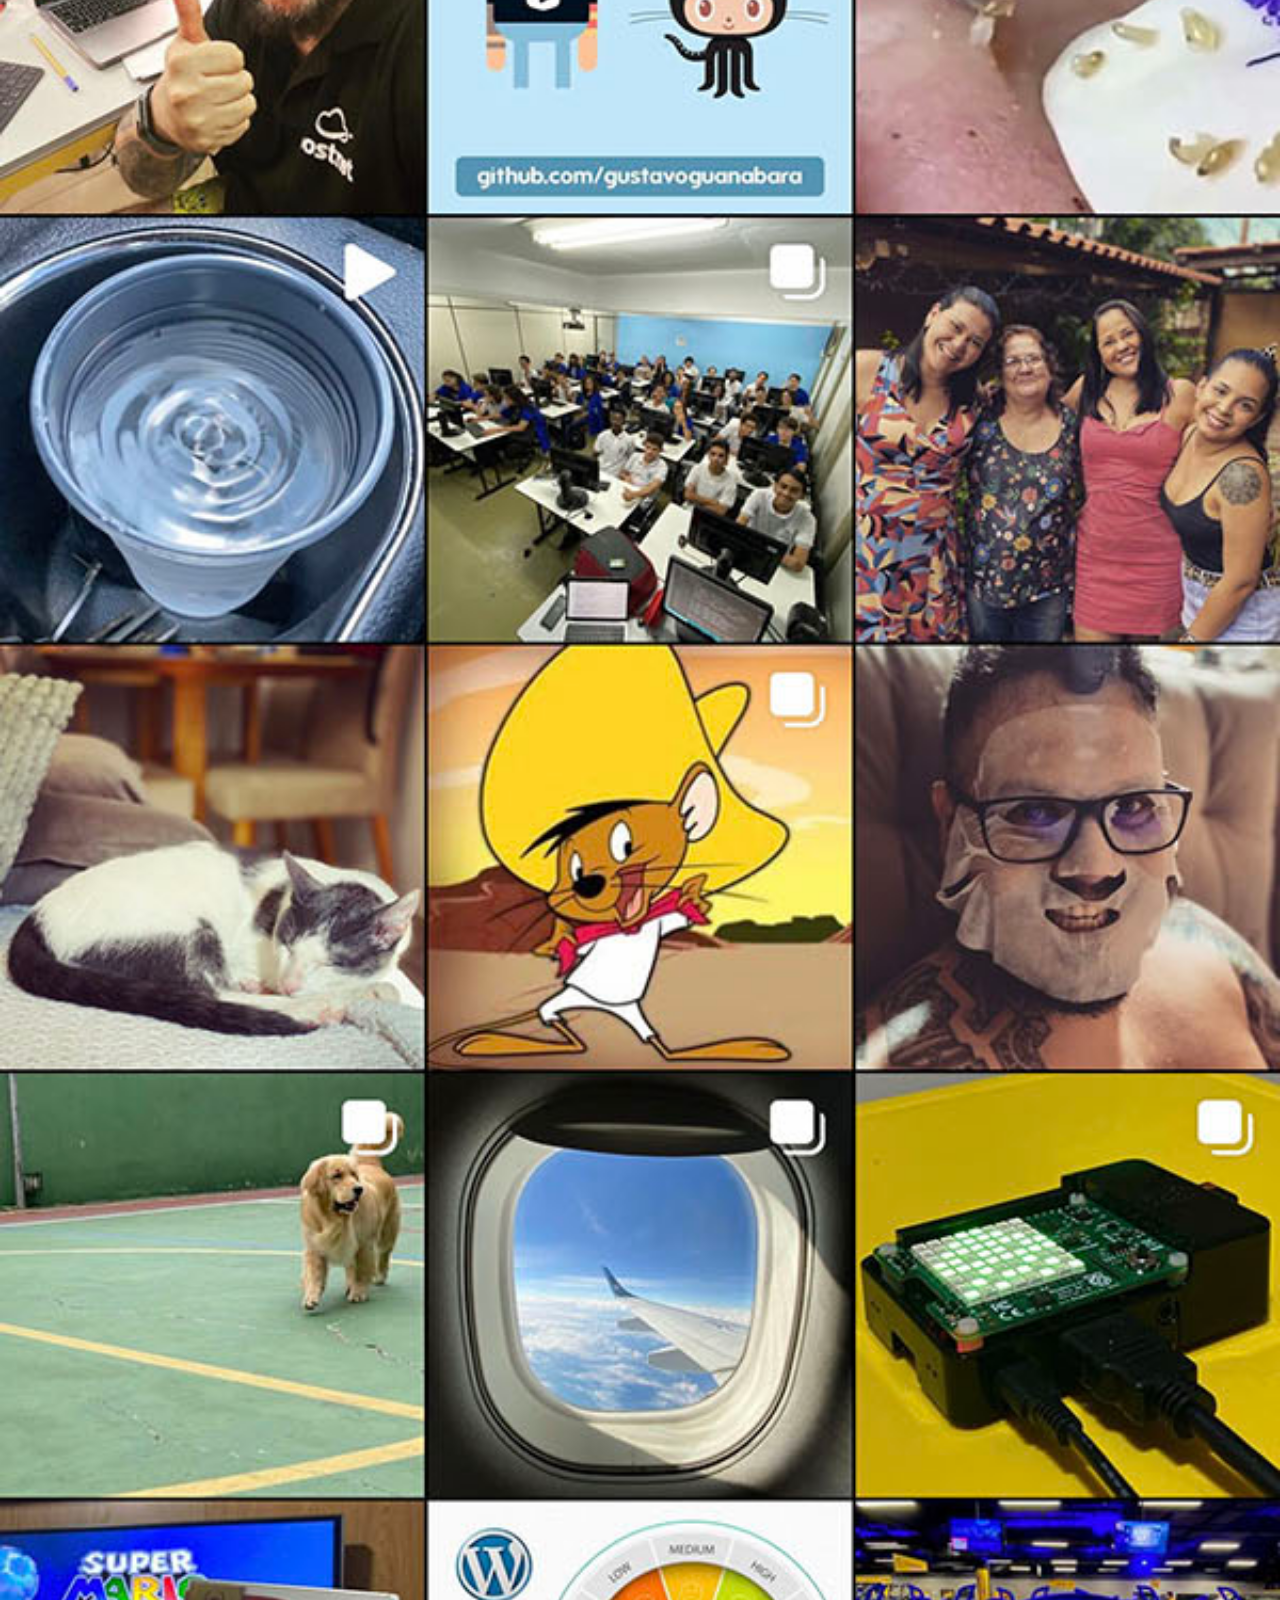
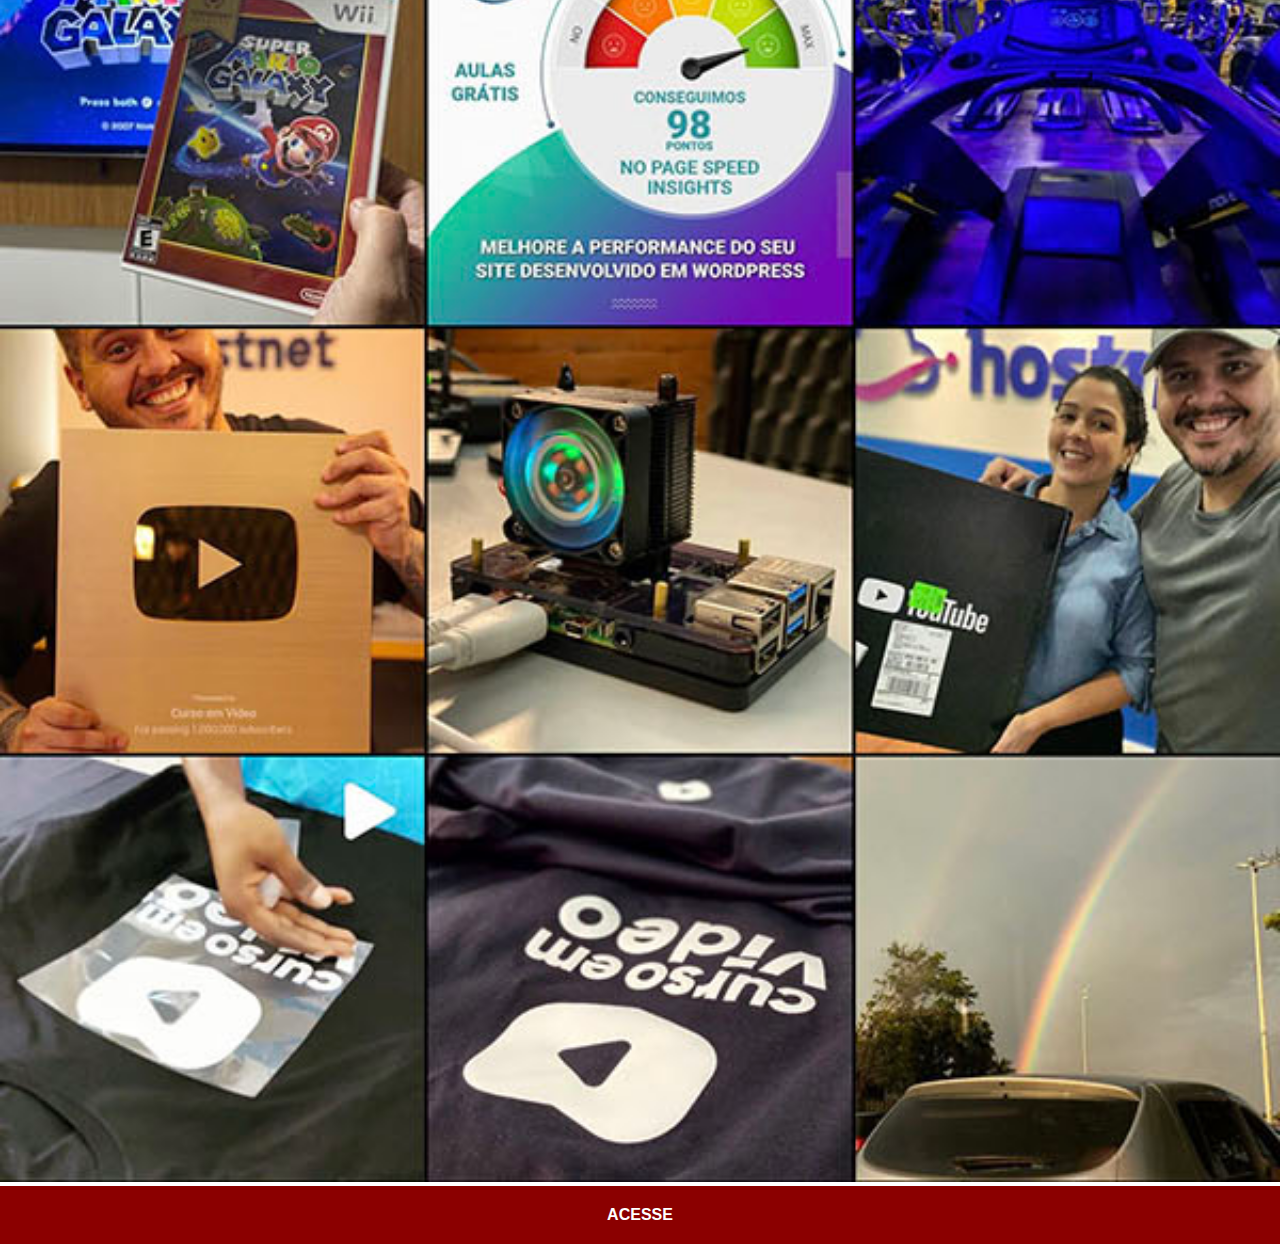
<file: instagram.html>
<!DOCTYPE html>
<html lang="pt-br">
<head>
    <meta charset="UTF-8">
    <meta name="viewport" content="width=device-width, initial-scale=1.0">
    <title>Instagram</title>
    <link rel="stylesheet" href="estilos/social.css">
</head>
<body>
    <img src="imagens/tela-instagram.jpg" alt="Intagram">
    <a href="https://www.instagram.com/gustavoguanabara/" target="_blank">ACESSE</a>
</body>
</html>
</file>
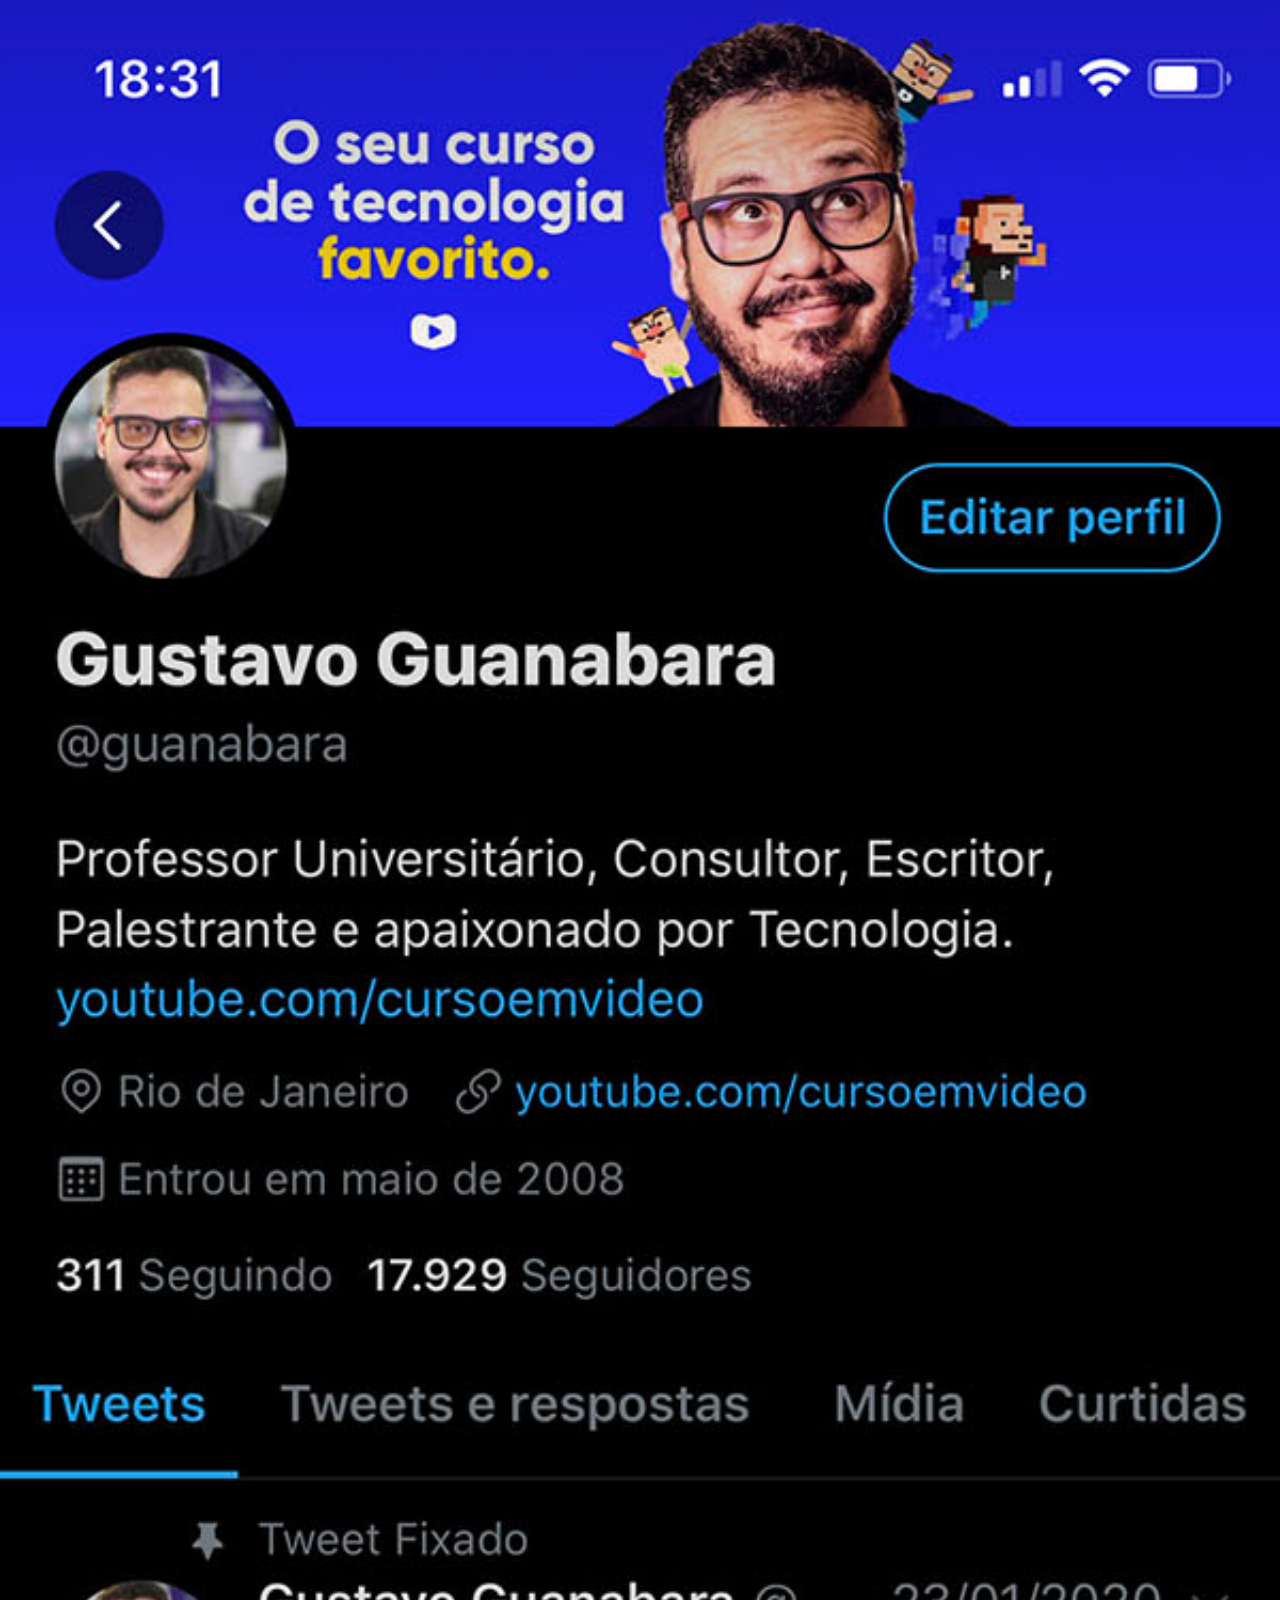
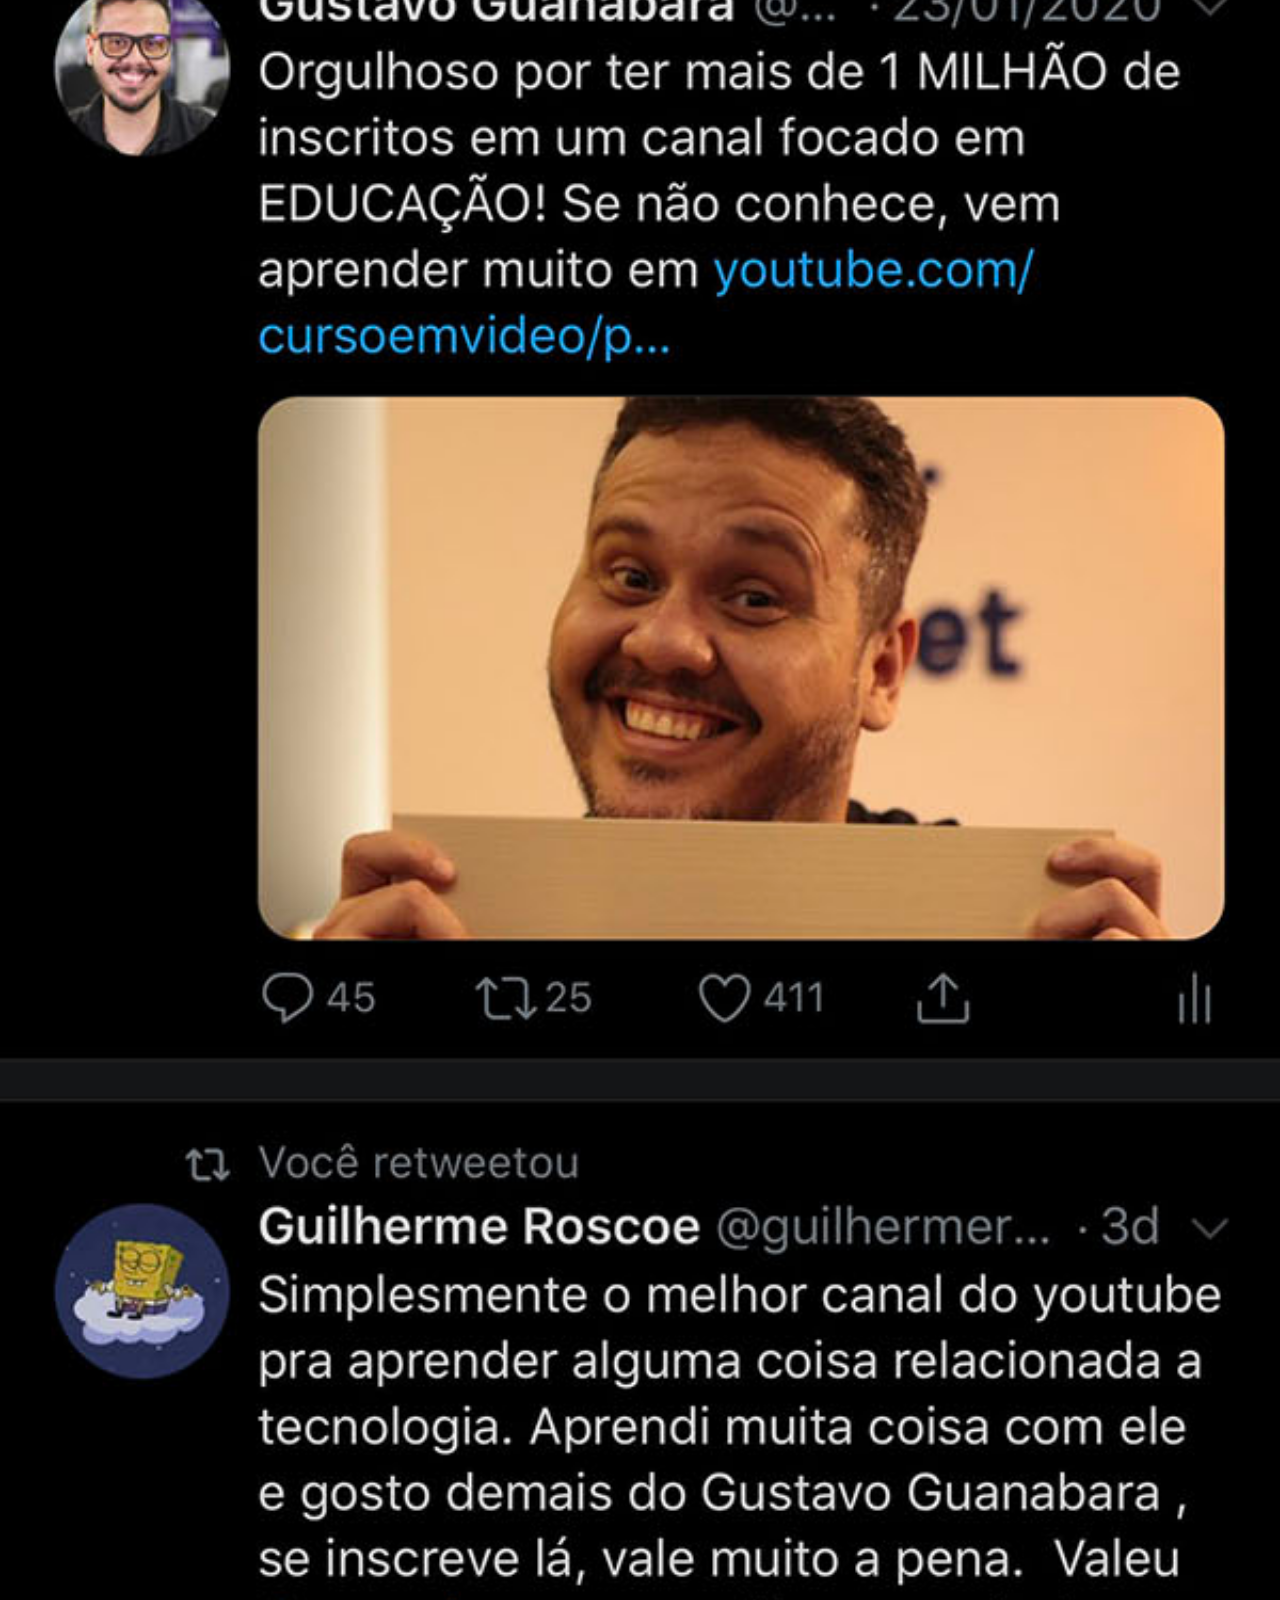
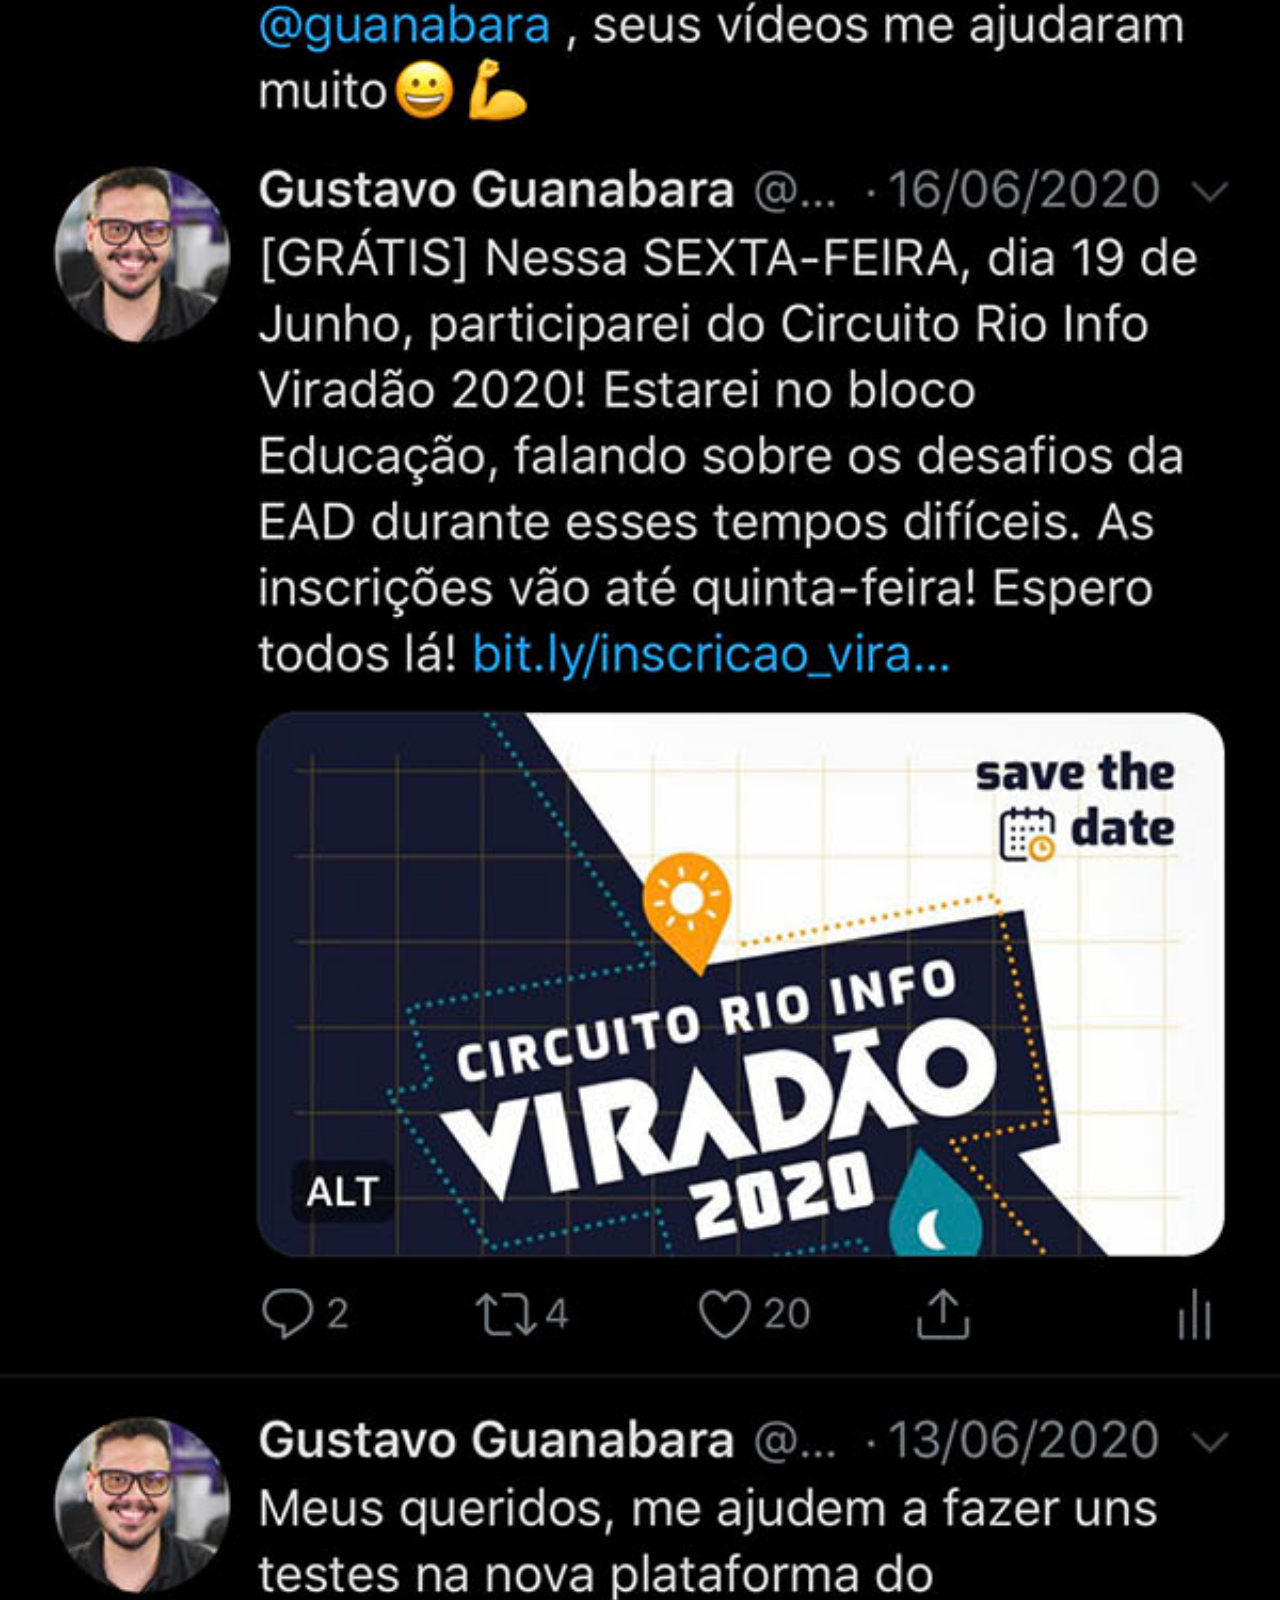
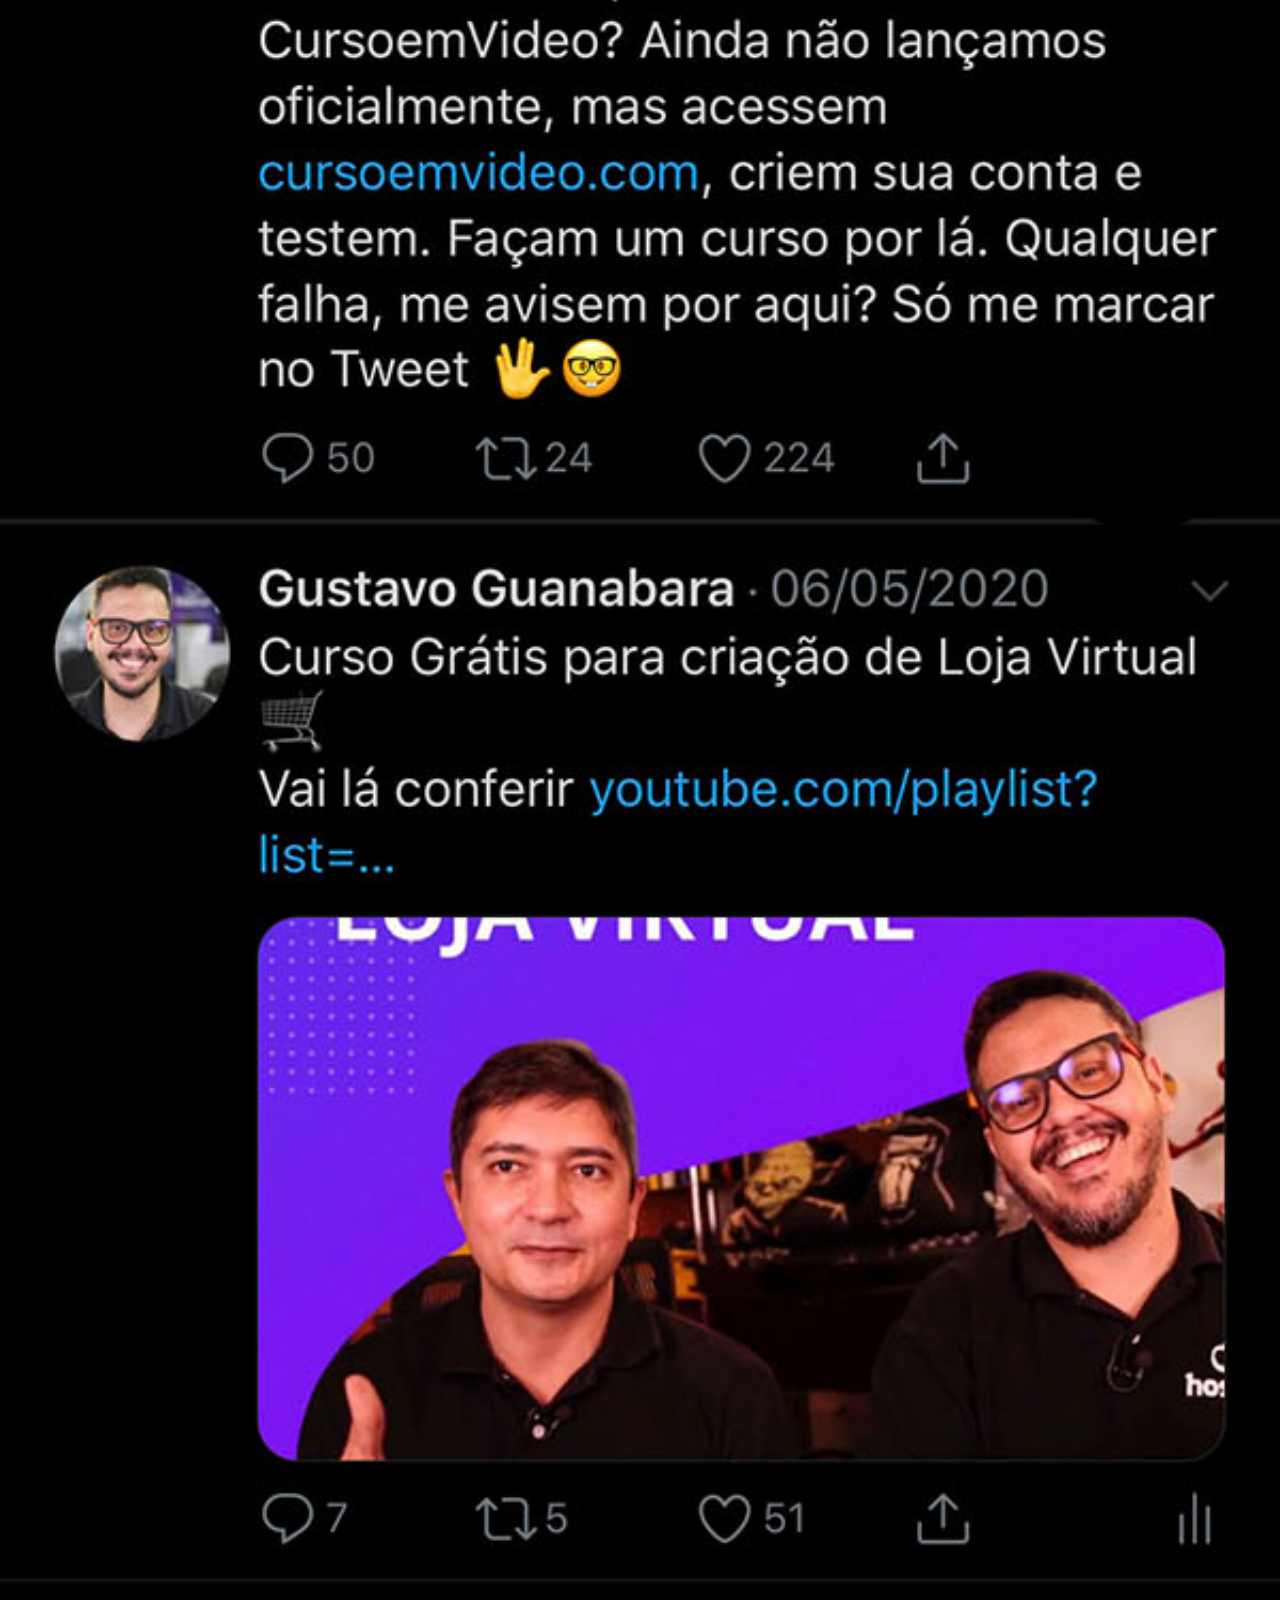
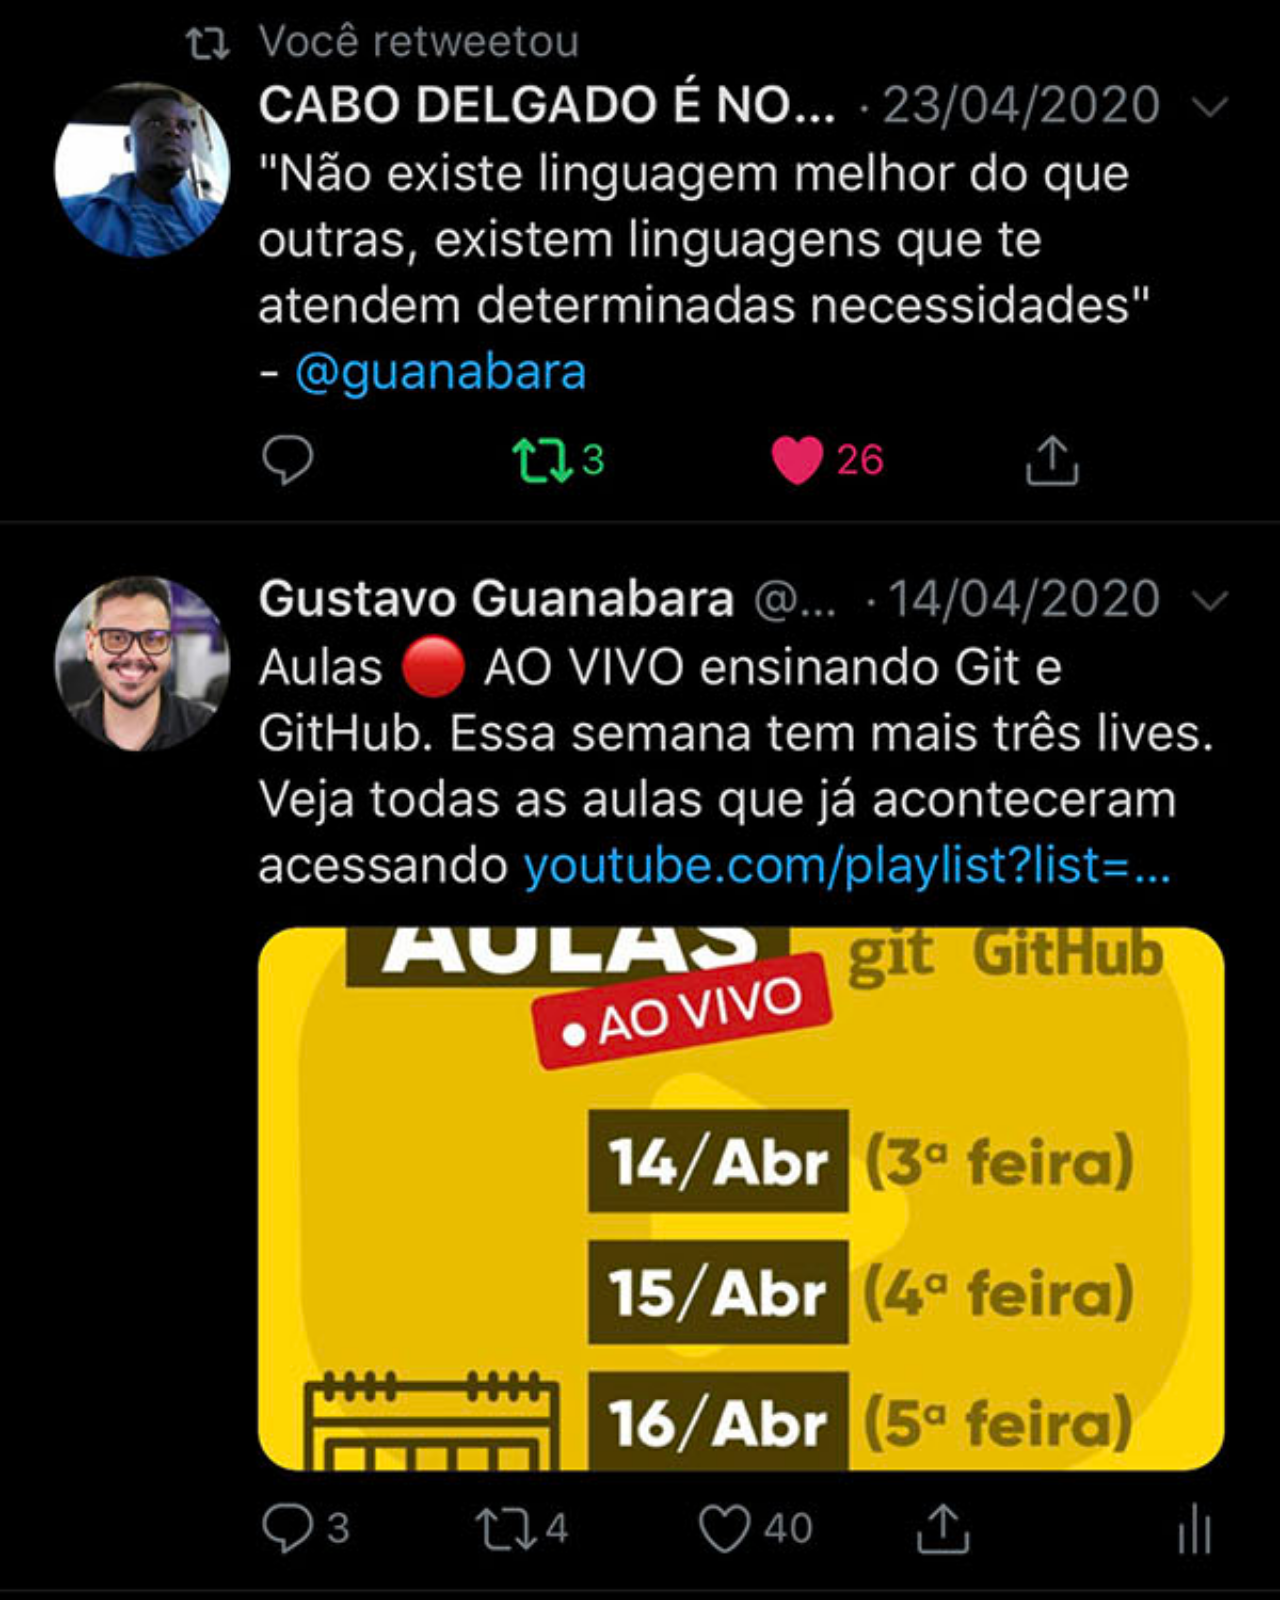
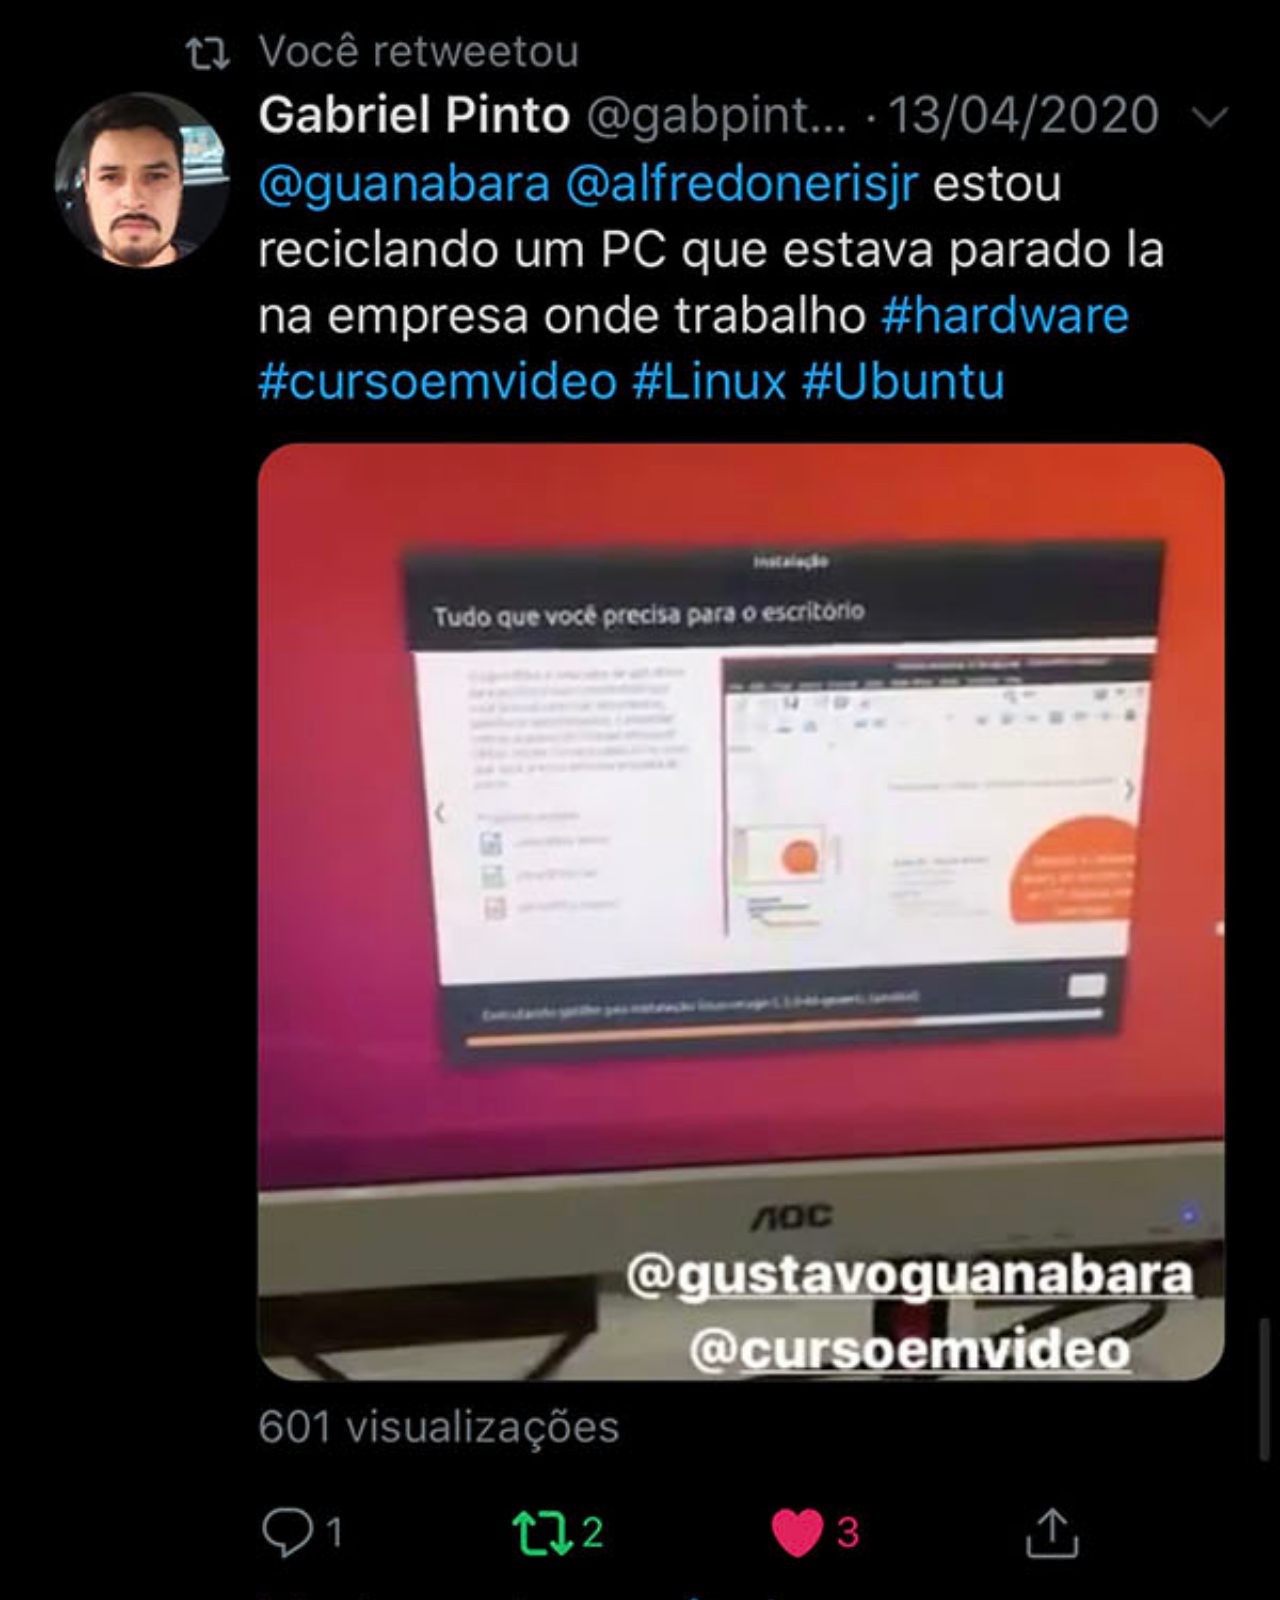
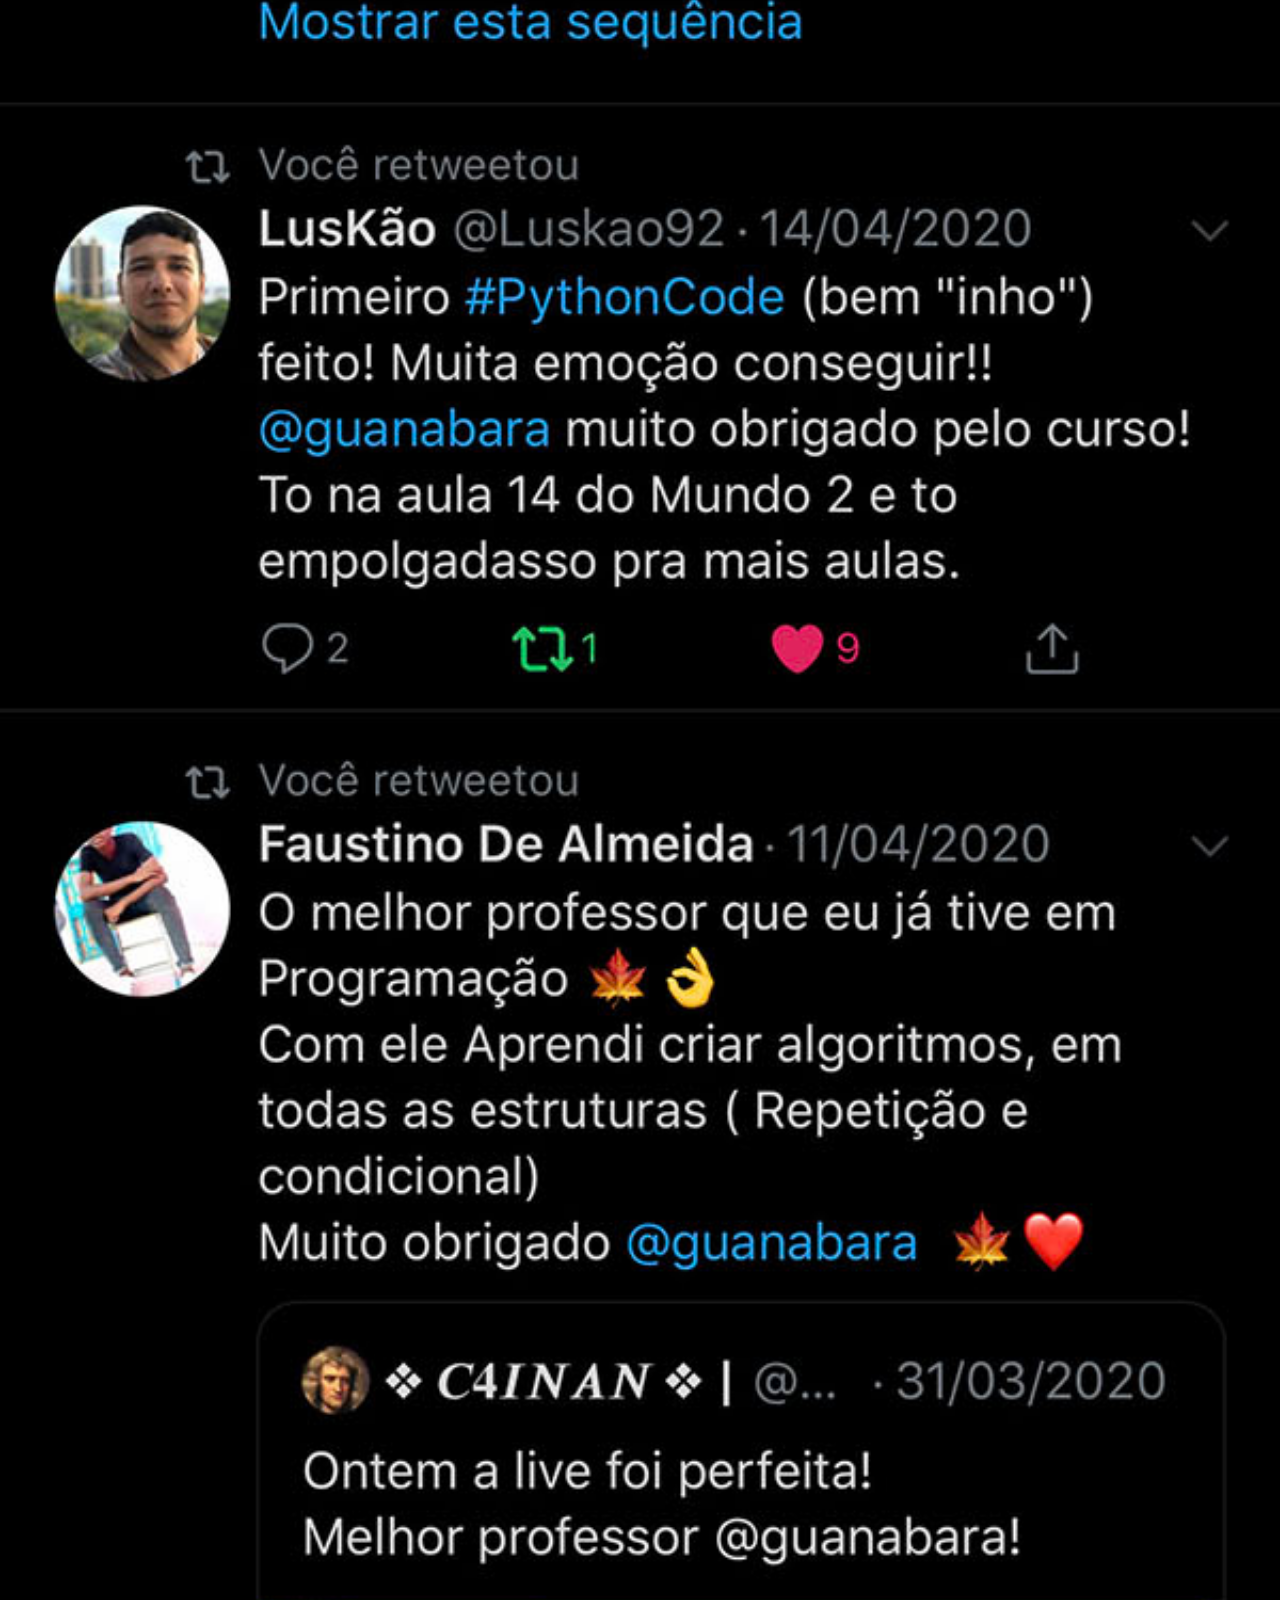
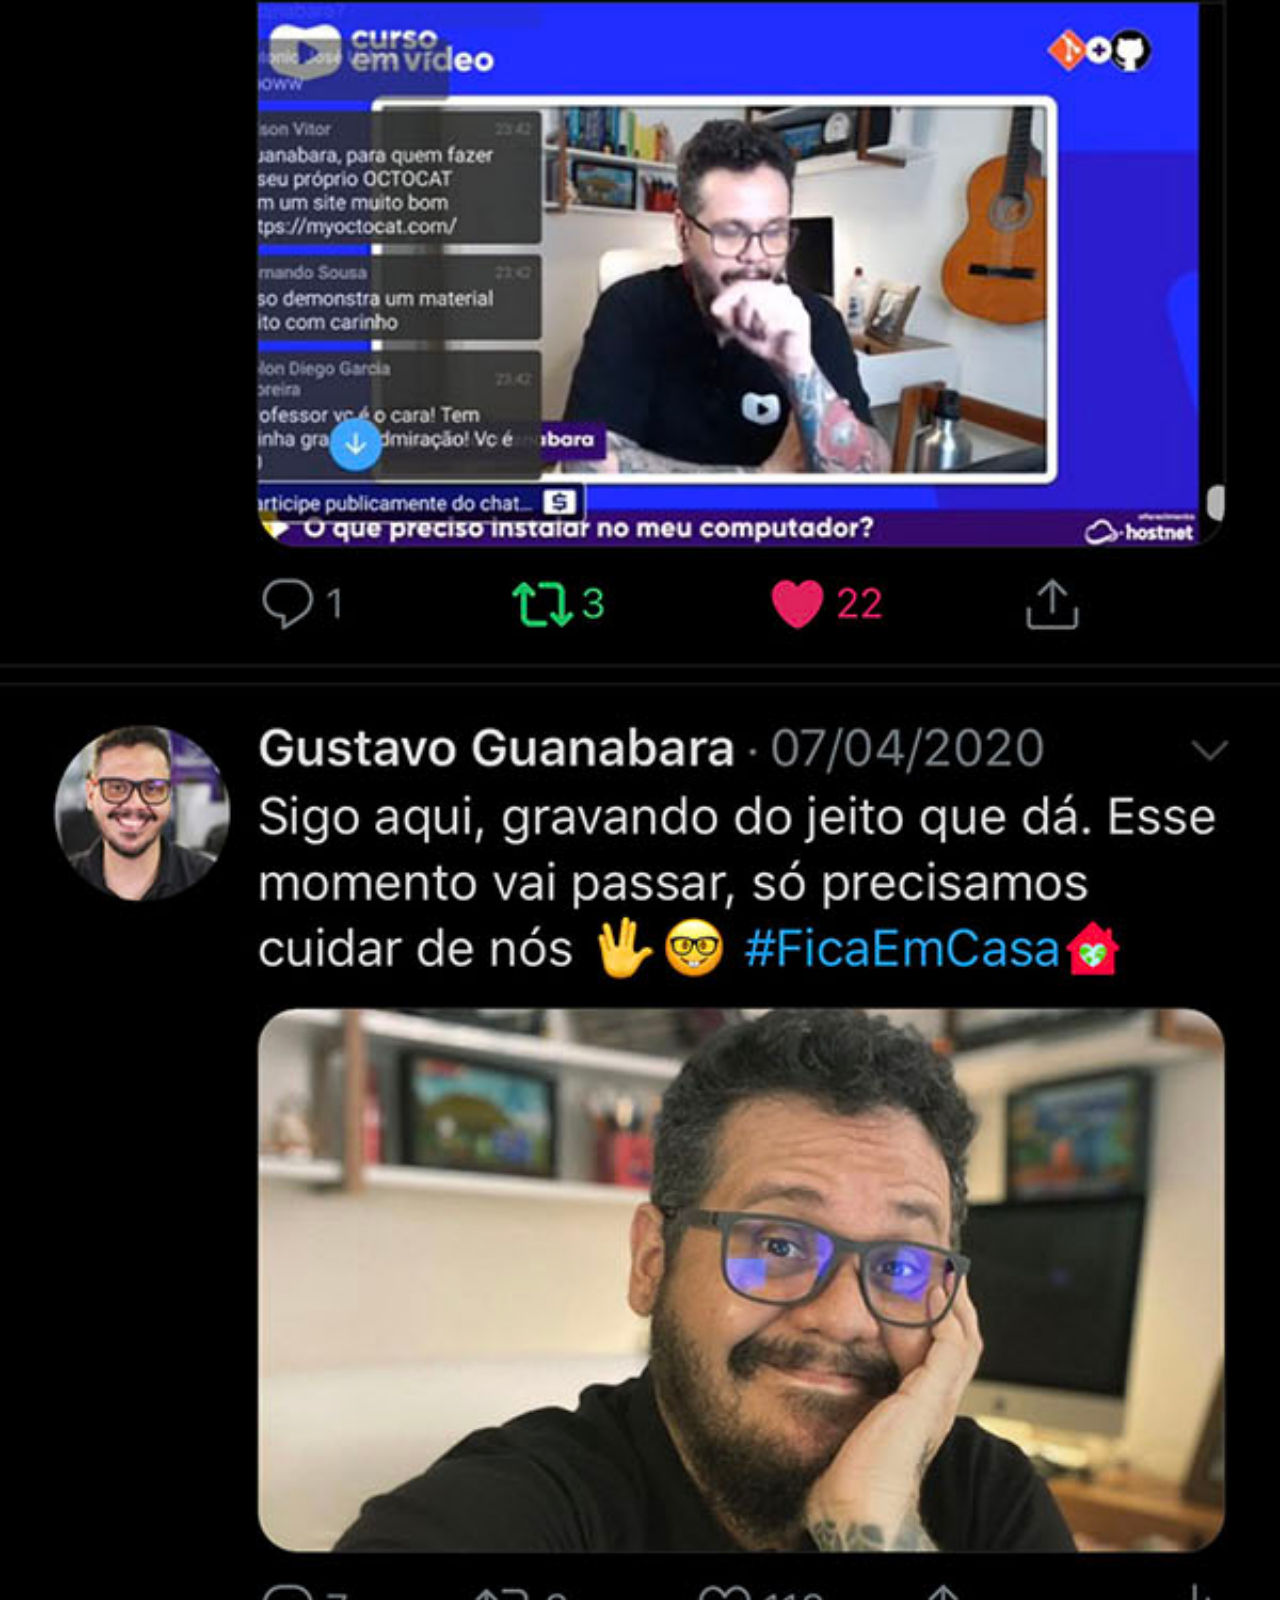
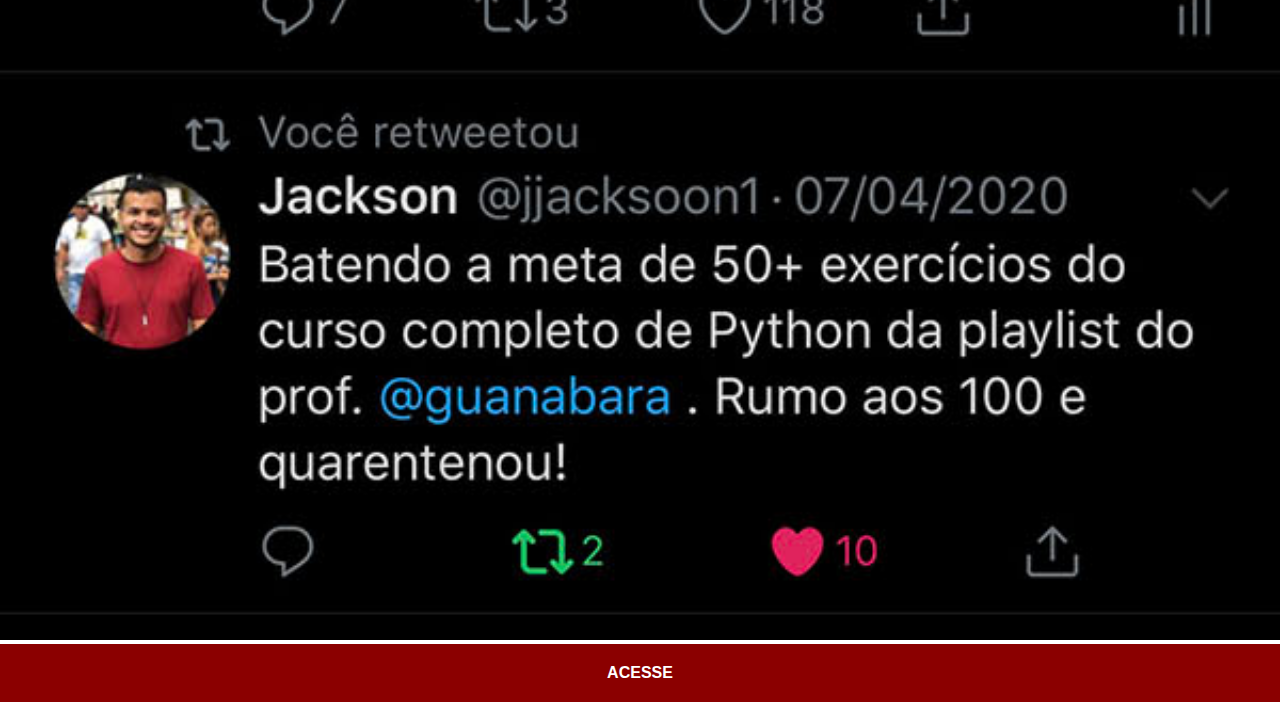
<file: twitter.html>
<!DOCTYPE html>
<html lang="pt-br">
<head>
    <meta charset="UTF-8">
    <meta name="viewport" content="width=device-width, initial-scale=1.0">
    <title>Twitter</title>
    <link rel="stylesheet" href="estilos/social.css">
</head>
<body>
    <img src="imagens/tela-twitter.jpg" alt="Twitter">
    <a href="https://twitter.com/guanabara/" target="_blank">ACESSE</a>
</body>
</html>
</file>
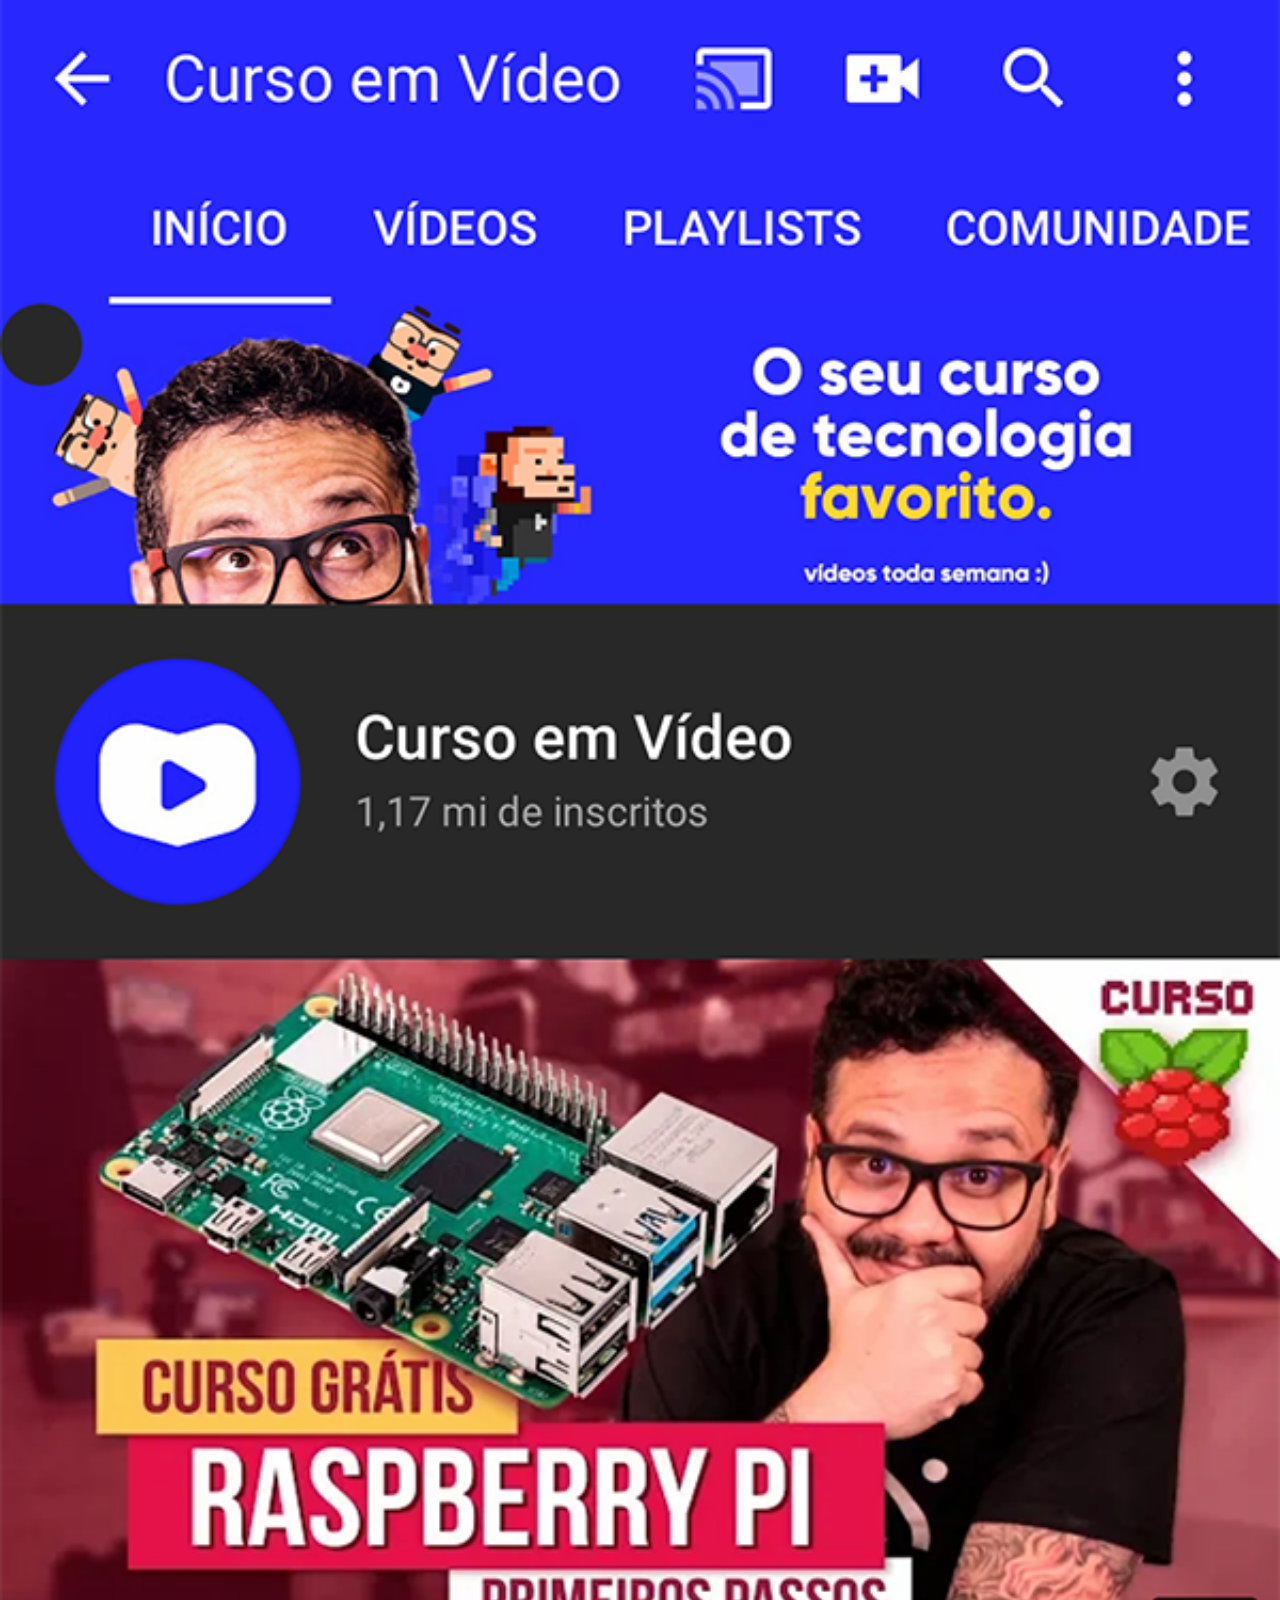
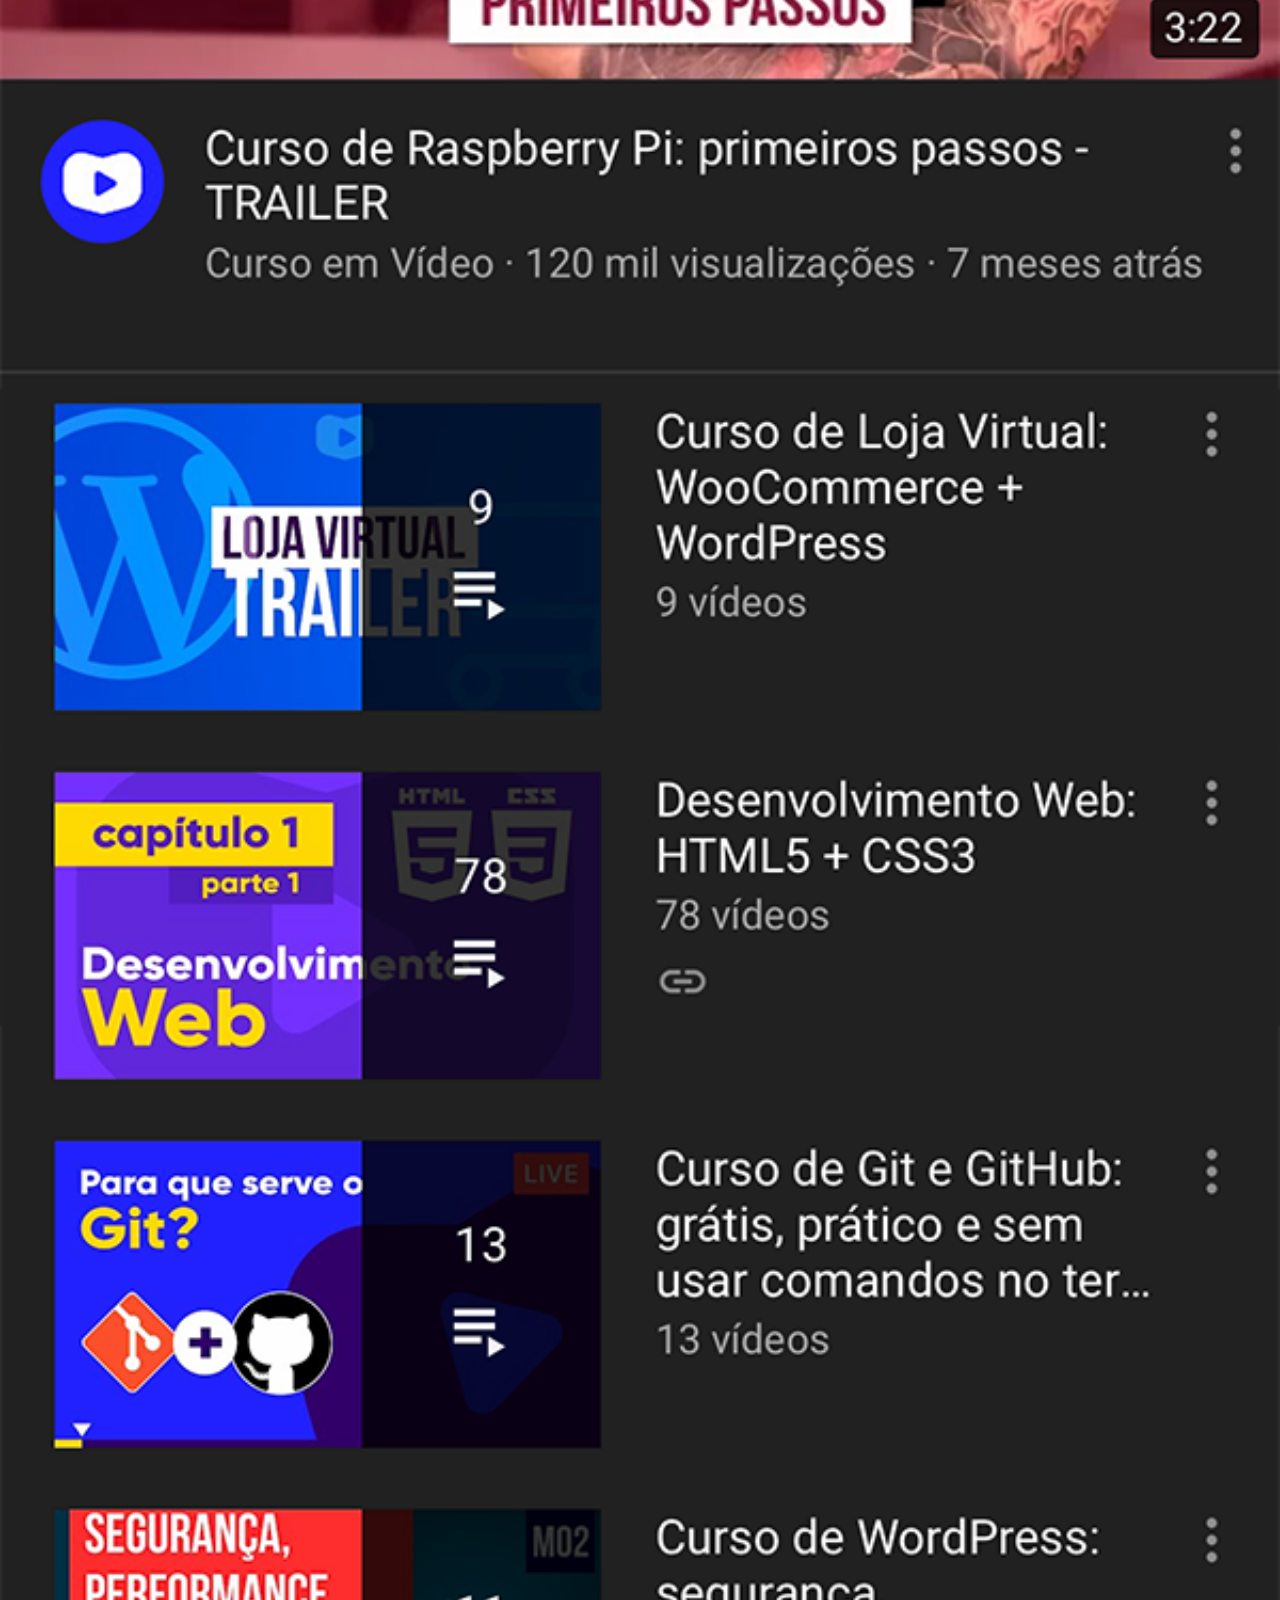
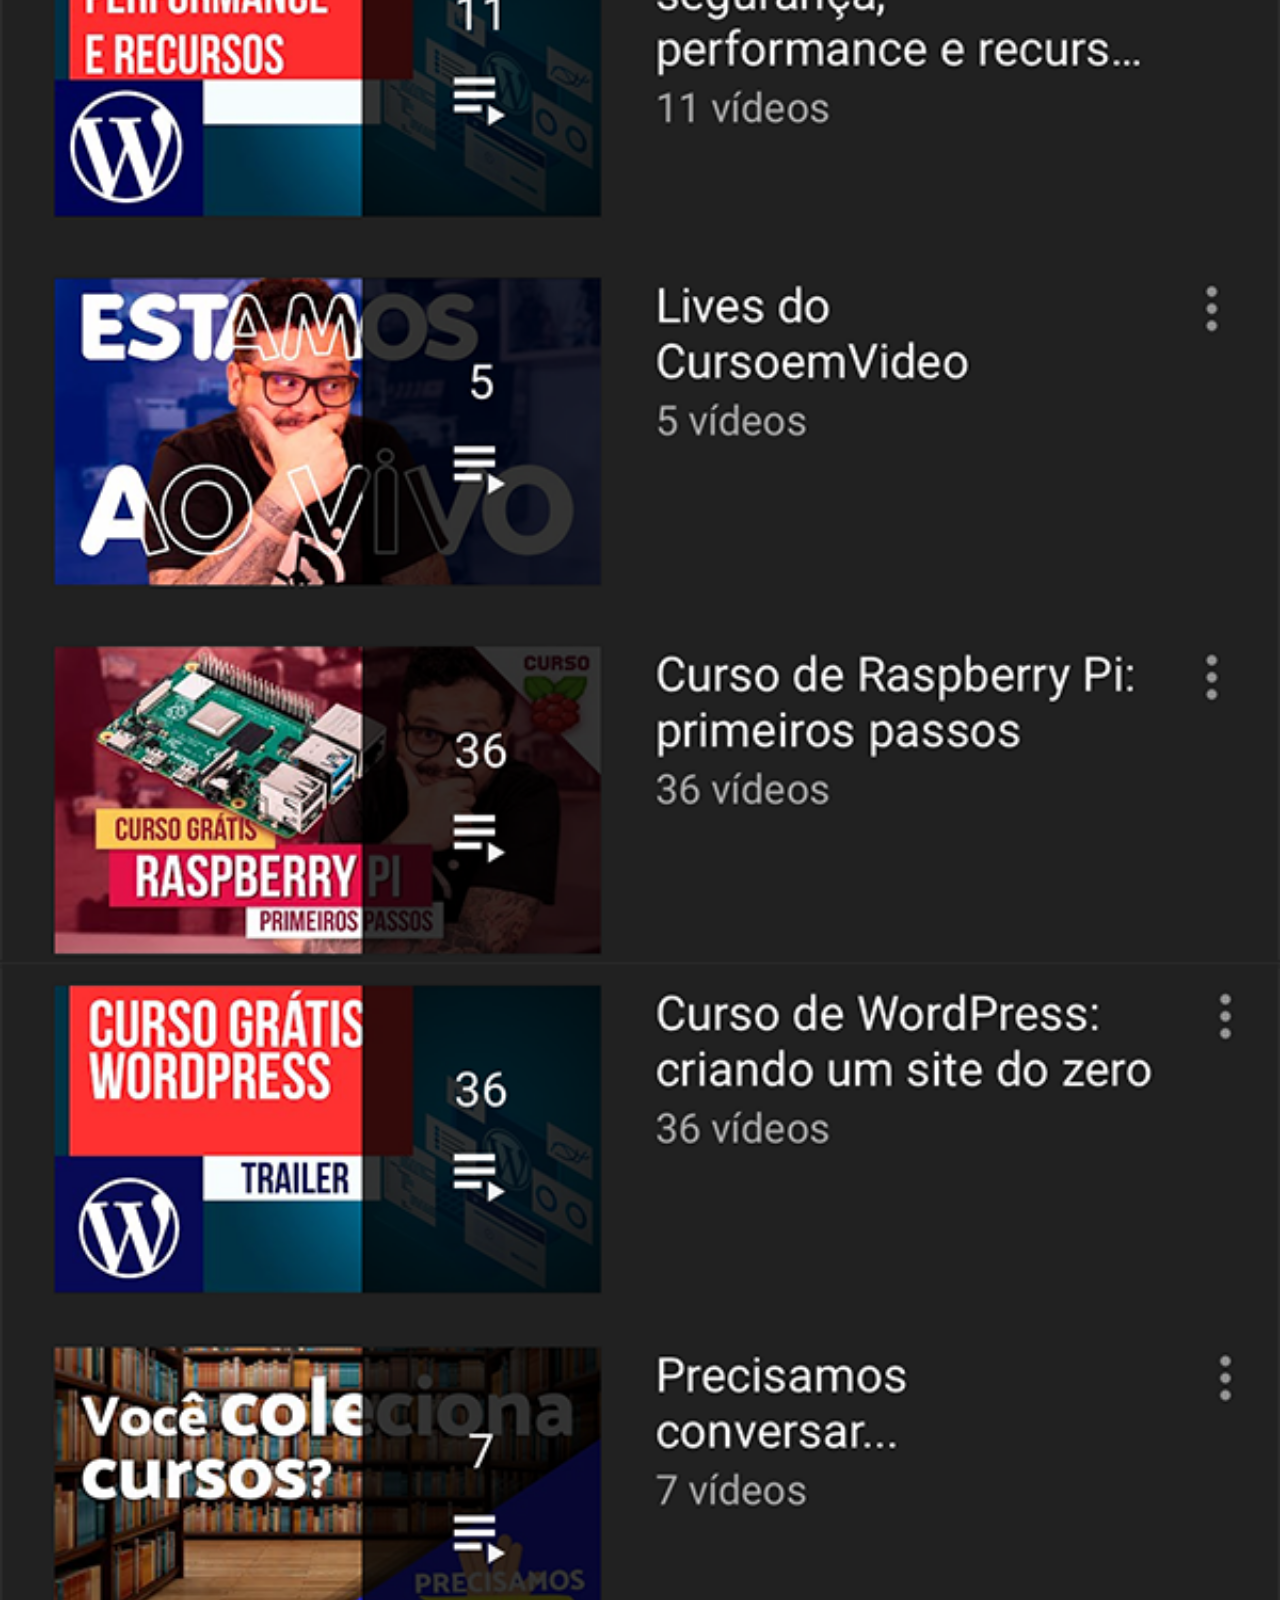
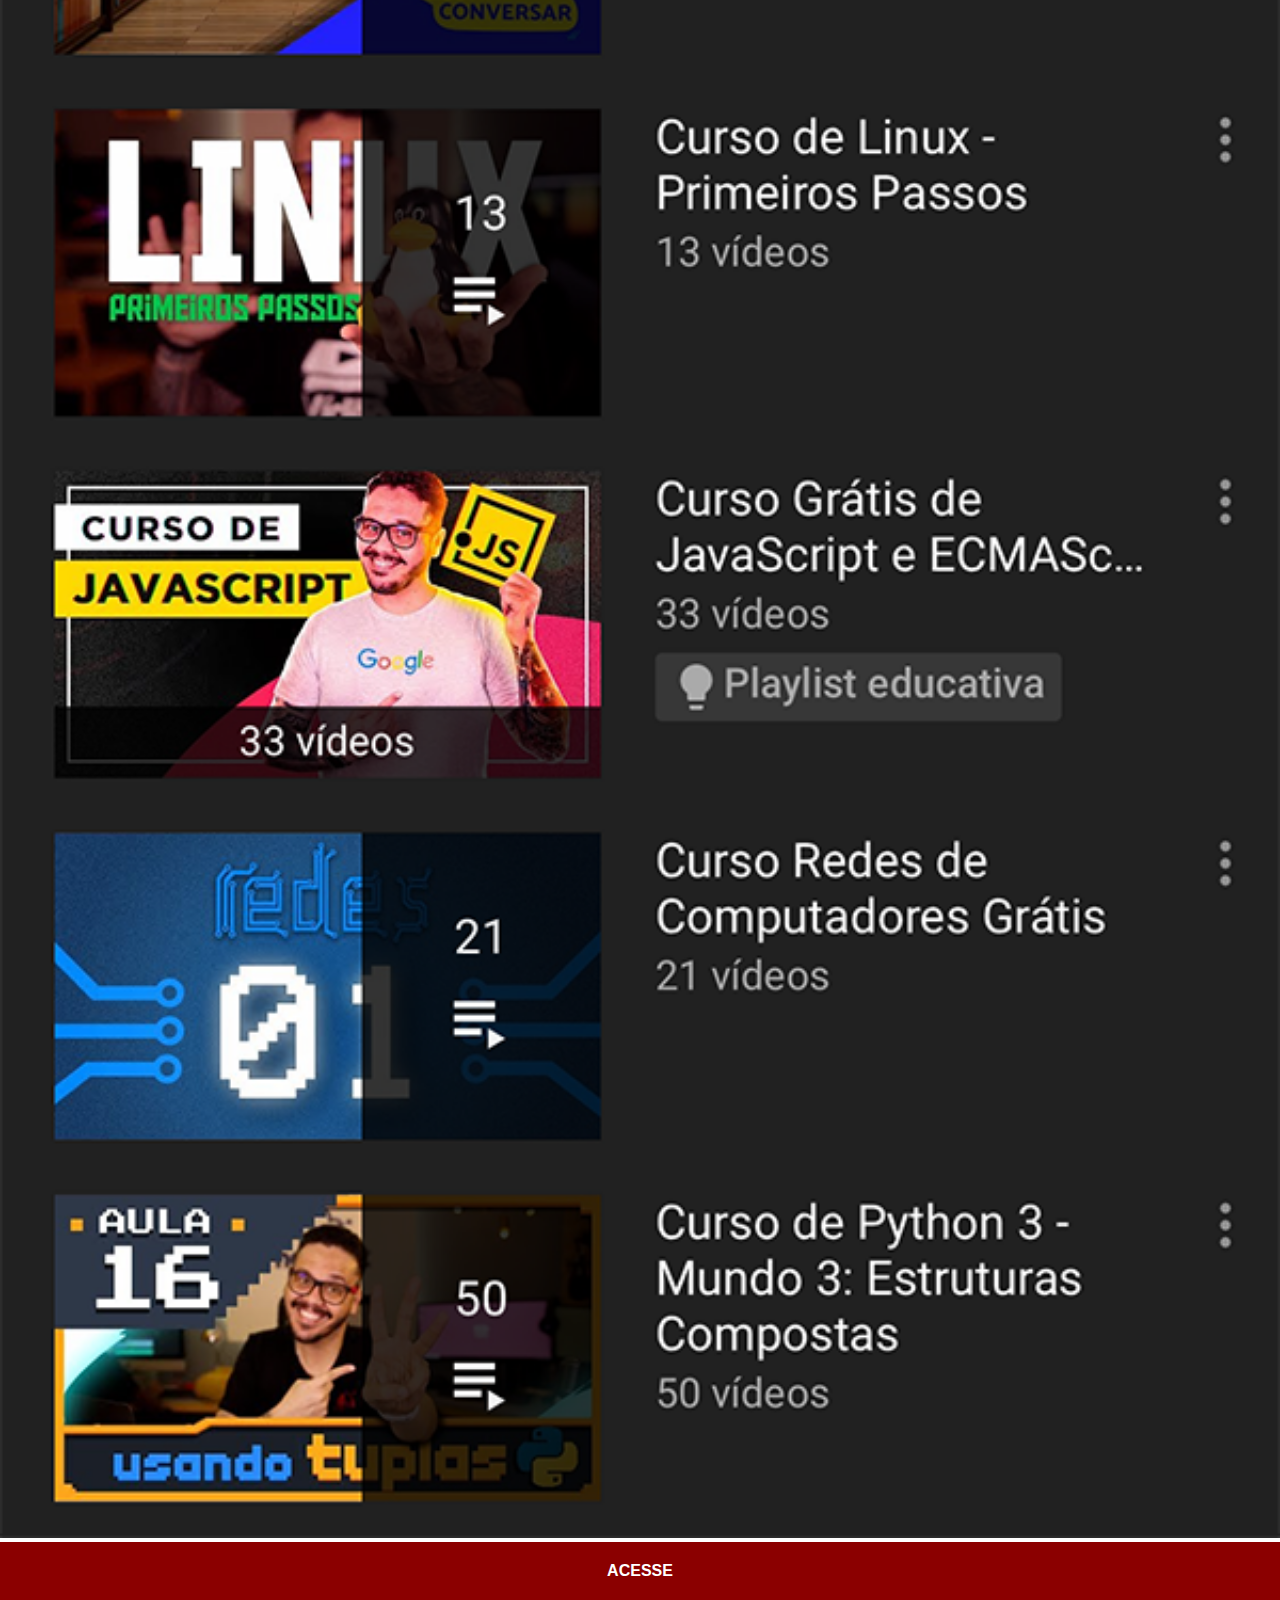
<file: youtube.html>
<!DOCTYPE html>
<html lang="pt-br">
<head>
    <meta charset="UTF-8">
    <meta name="viewport" content="width=device-width, initial-scale=1.0">
    <title>Youtube</title>
    <link rel="stylesheet" href="estilos/social.css">
</head>
<body>
    <img src="imagens/tela-youtube.png" alt="YouTube">
    <a href="https://www.youtube.com/@CursoemVideo/playlists" target="_blank">ACESSE</a>
</body>
</html>
</file>
<file: estilos/style.css>
@charset "UTF-8";

* {
    margin: 0px;
    padding: 0px;
    font-family: Arial, Helvetica, sans-serif;
}

html, body {
    height: 100vh;
    width: 100vw;
    background-color: black;
}

body {
    background: url("../imagens/fundo-madeira.jpg") no-repeat top center;
    background-size: cover;
    background-attachment: fixed;
}

main {
    position: relative;
    height: 100vh;
}

section#telefone {
    position: absolute;
    top: 50%;
    left: 50%;
    transform: translate(-50%, -50%);

    height: 627px;
    width: 311px;
    background: url("../imagens/frame-iphone.png") no-repeat;
}

iframe#tela {
    position: relative;
    top: 12.9%;
    left: 7%;

    width:267px;
    height: 471px;
}

section#redes-sociais {
    text-align: right;
}

section#redes-sociais img{
    width: 50px;
    margin: 10px;
    border-radius: 50%;
    box-shadow: 2px 2px 5px rgba(0, 0, 0, 0.400);
    box-sizing: border-box;
}

section#redes-sociais img:hover {
    border: 2px solid rgba(255, 255, 255, 0.637);
    transform: translate(-3px, -3px);
    box-shadow: 5px 5px 10px rgba(0, 0, 0, 0.523);
    transition: transform 0.5s, border 1s;
}
</file>
<file: estilos/social.css>
@charset "UTF-8";

* {
    margin: 0px;
    padding: 0px;
    font-family: Arial, Helvetica, sans-serif;
}

::-webkit-scrollbar {
    width: 0px;
    height: 0px;
}

img {
    width: 100vw;
}

a {
    display: block;
    background-color: darkred;
    padding: 20px;
    text-align: center;
    font-weight: bolder;
    text-decoration: none;
    color: white;
}
a:hover {
    background-color: red
}
</file>
